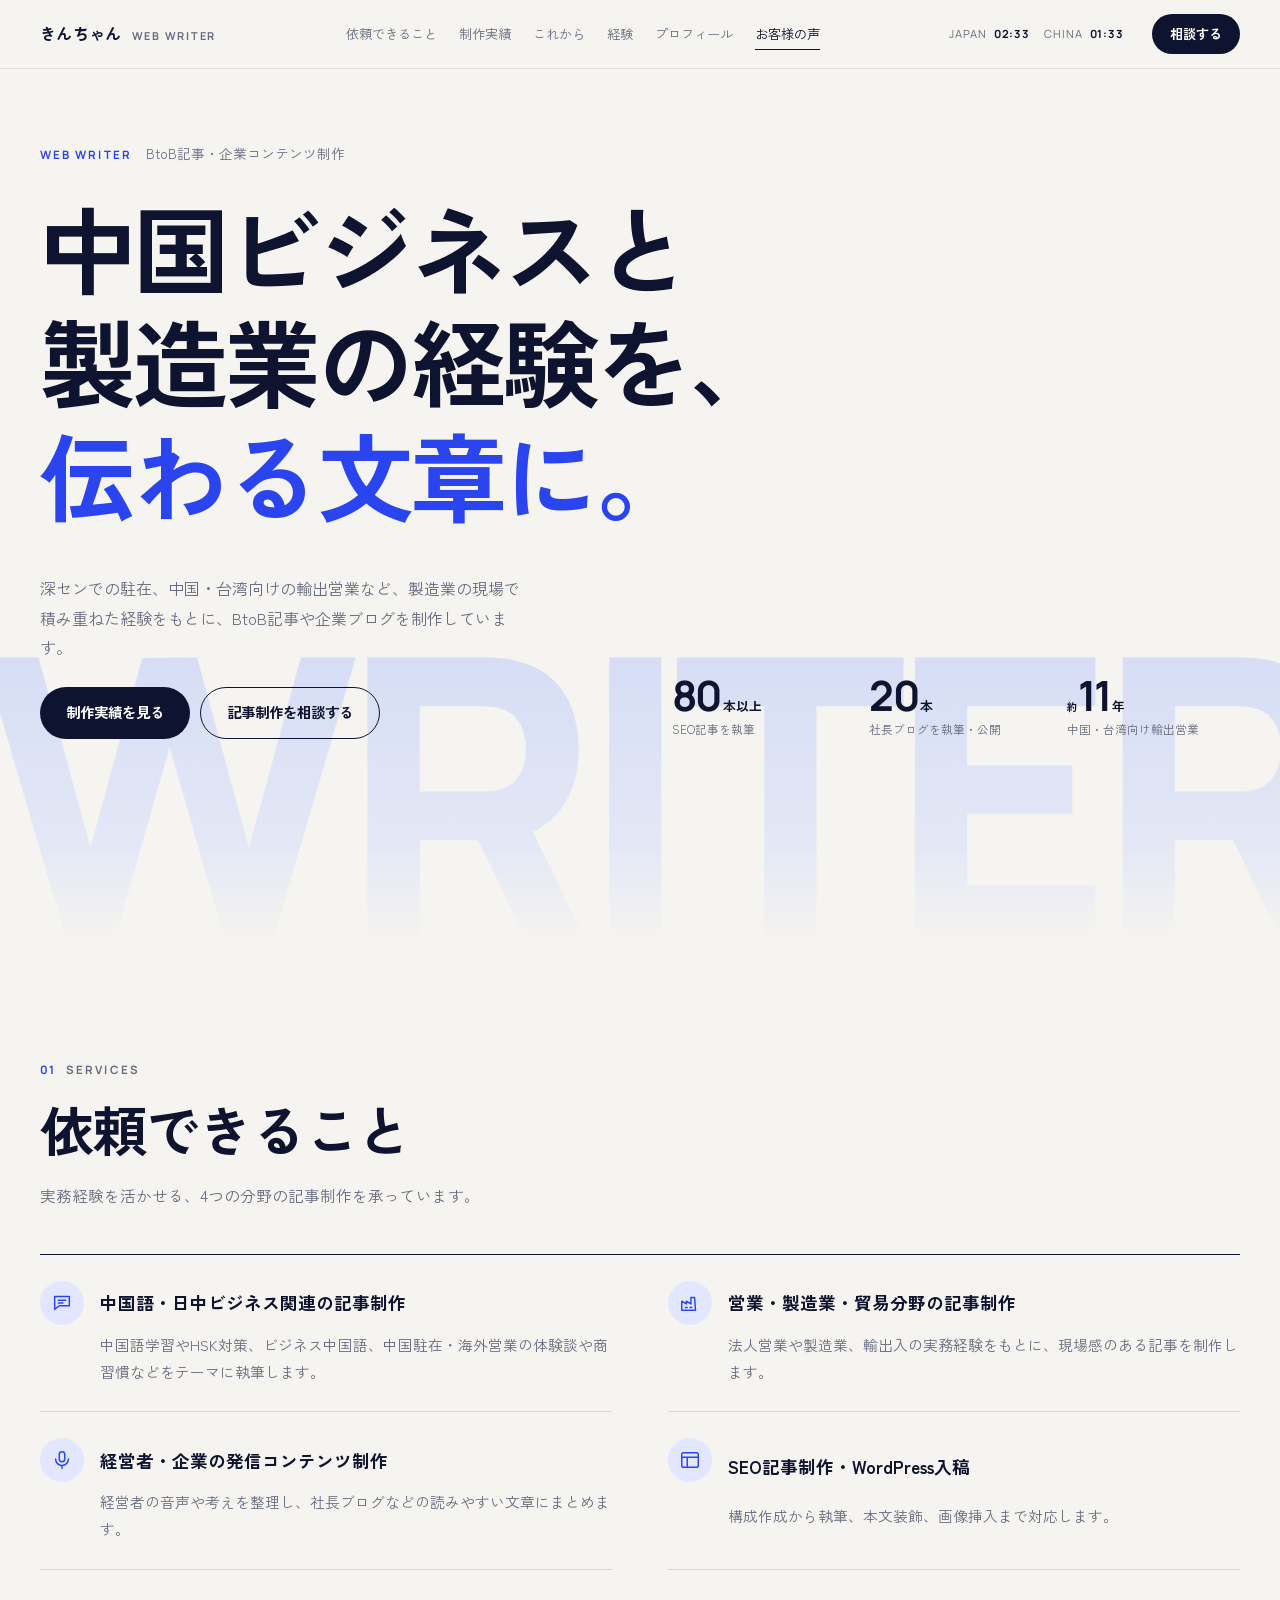
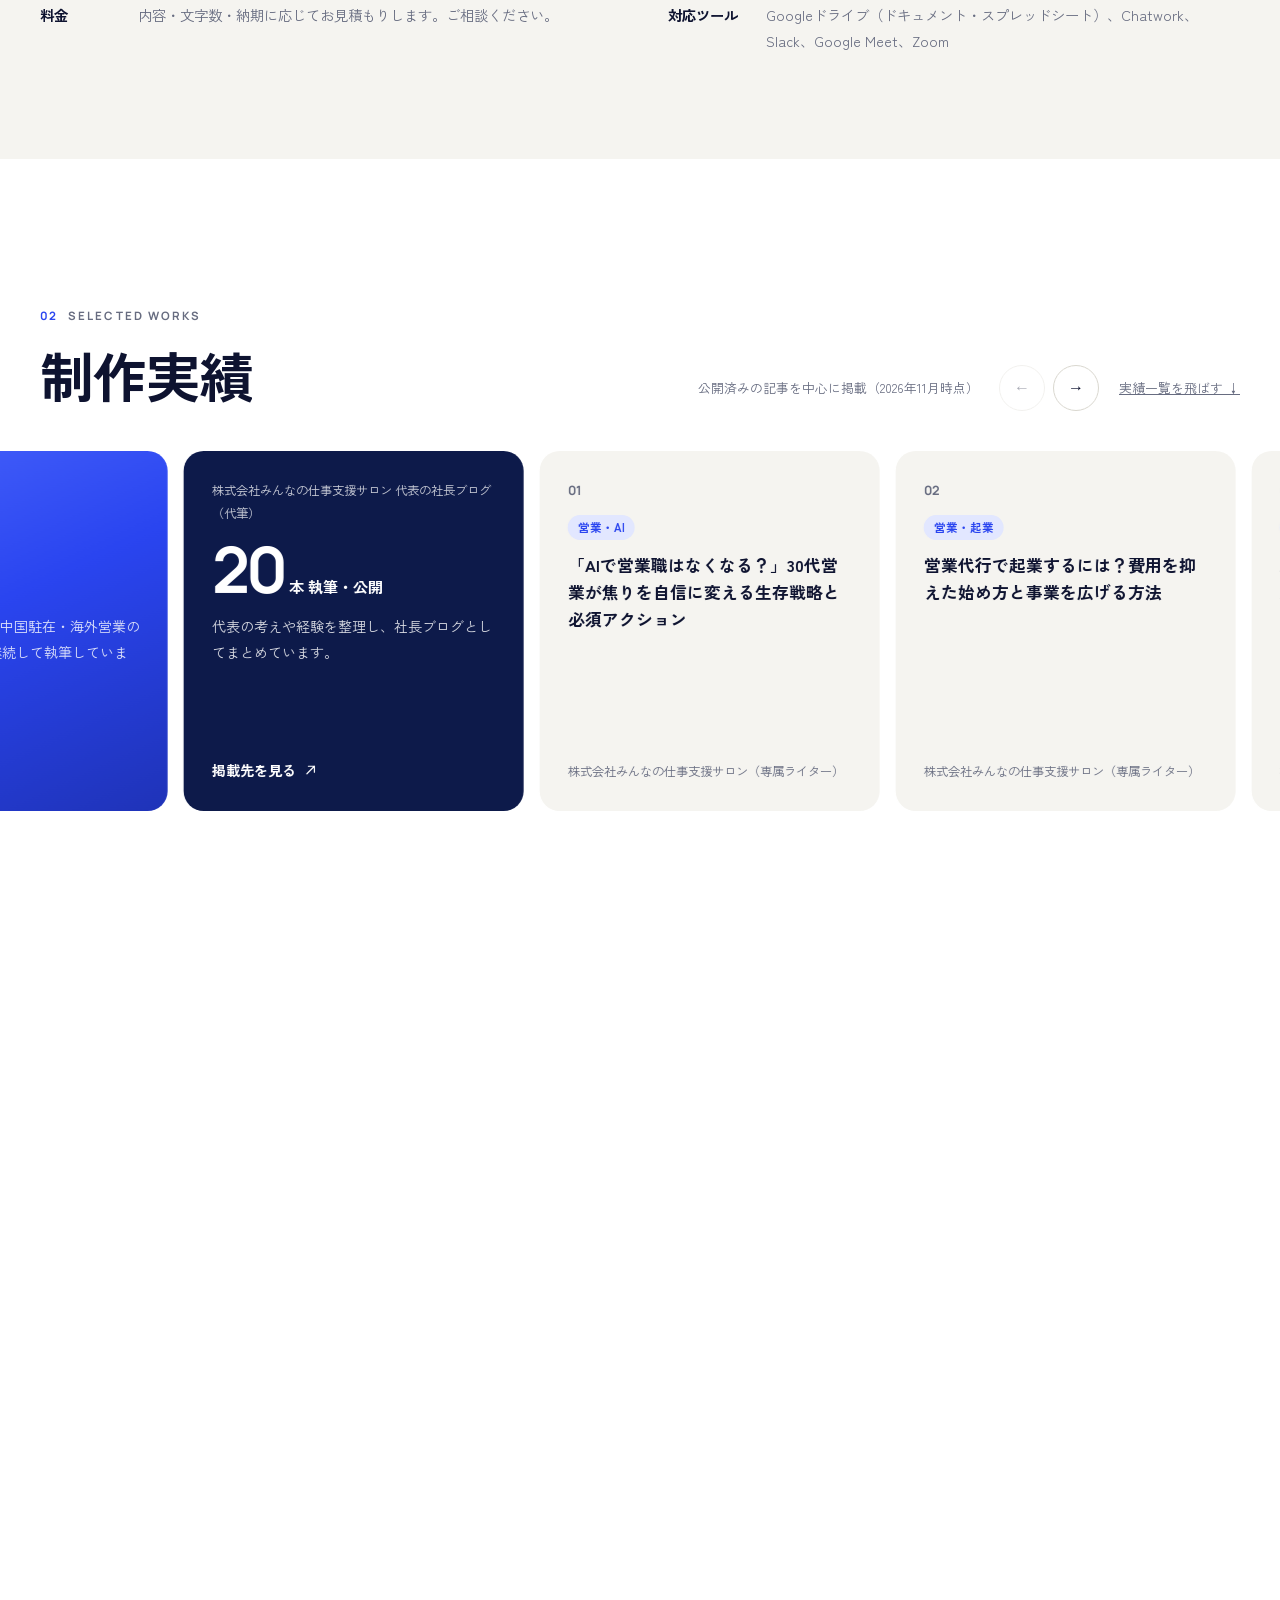
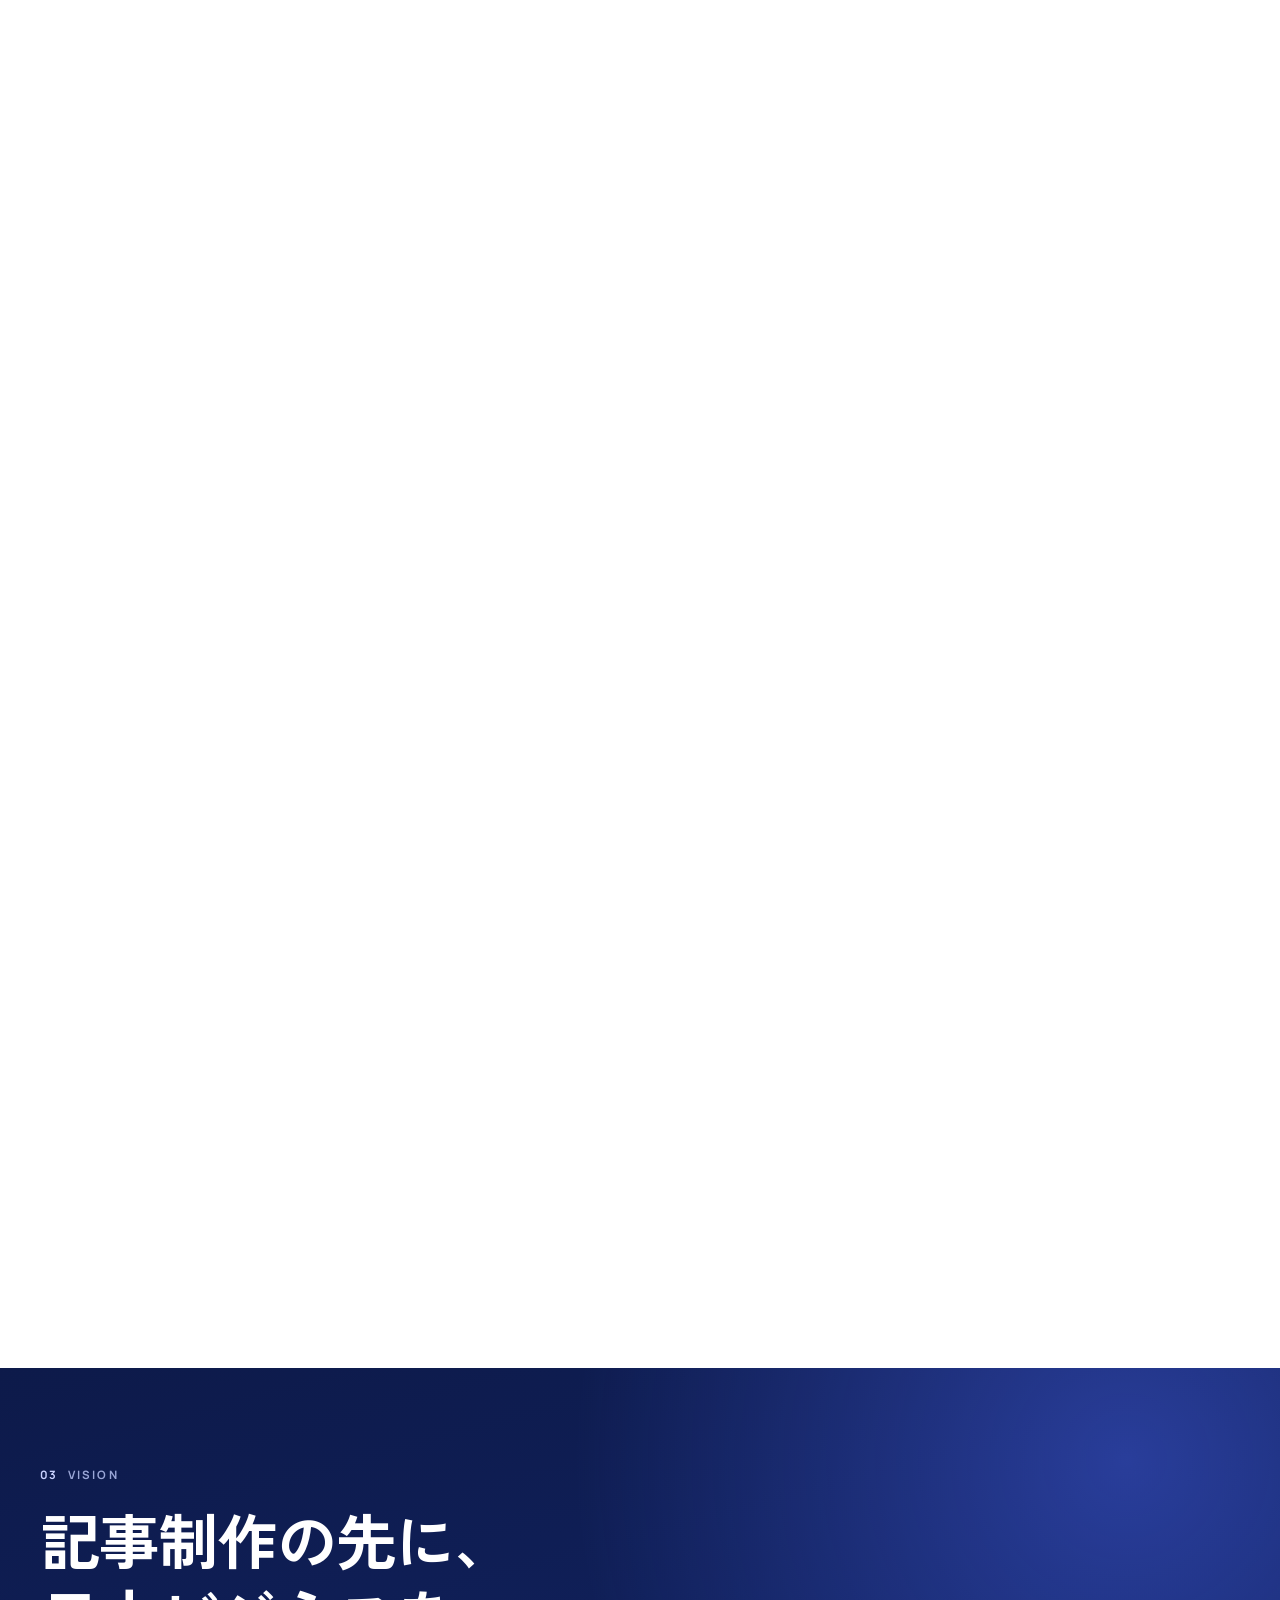
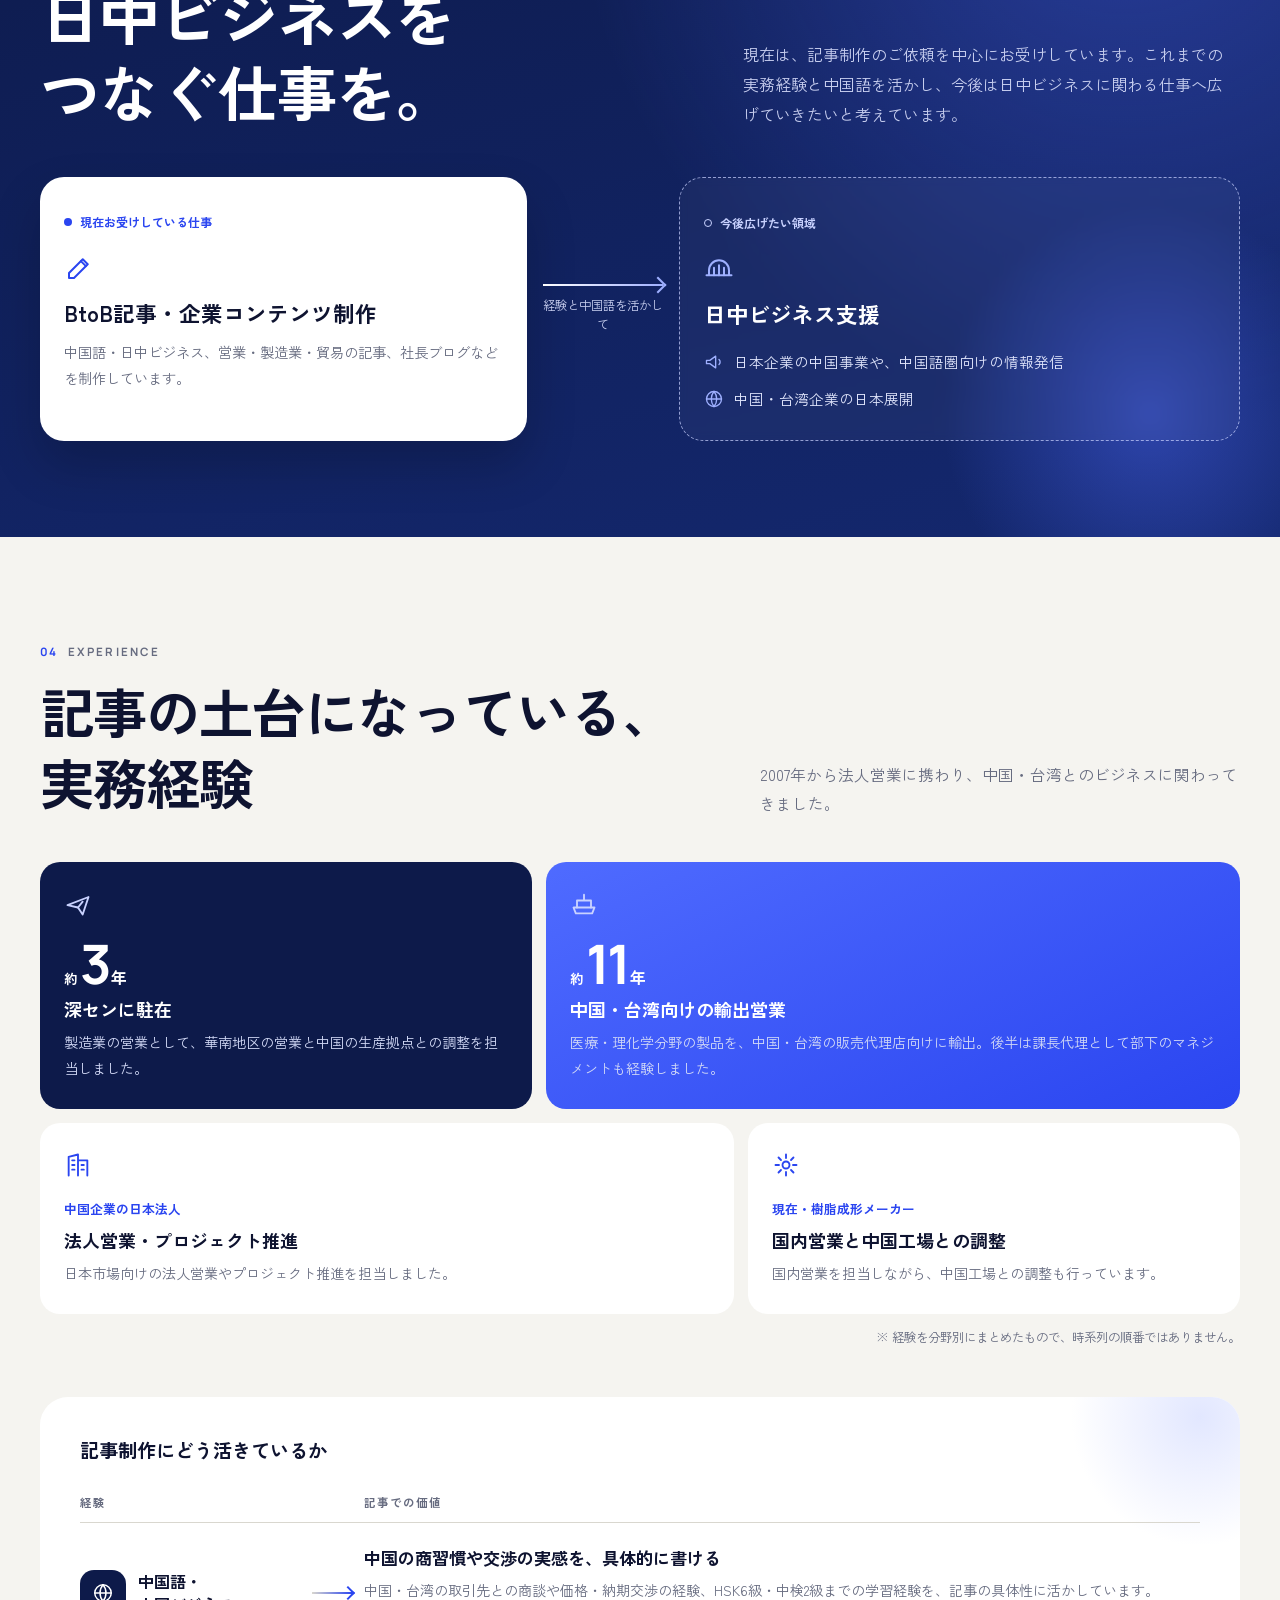
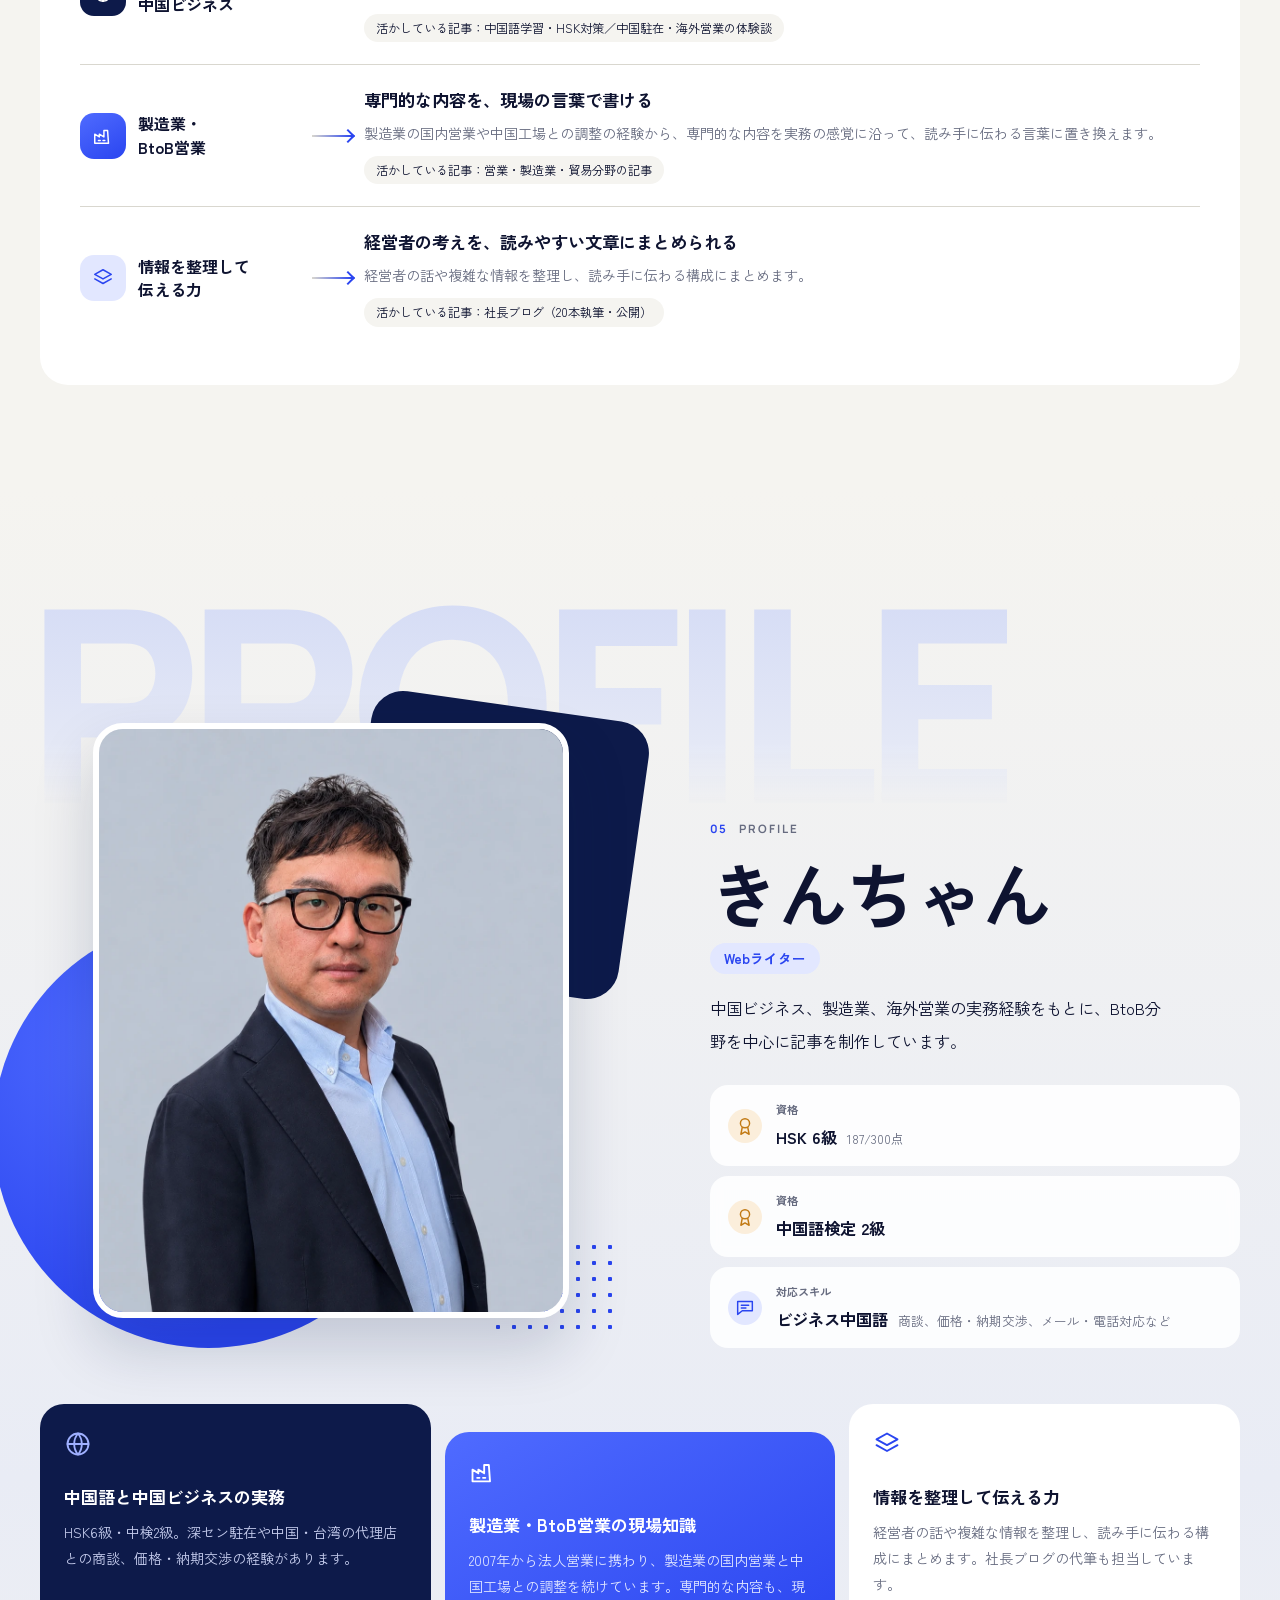
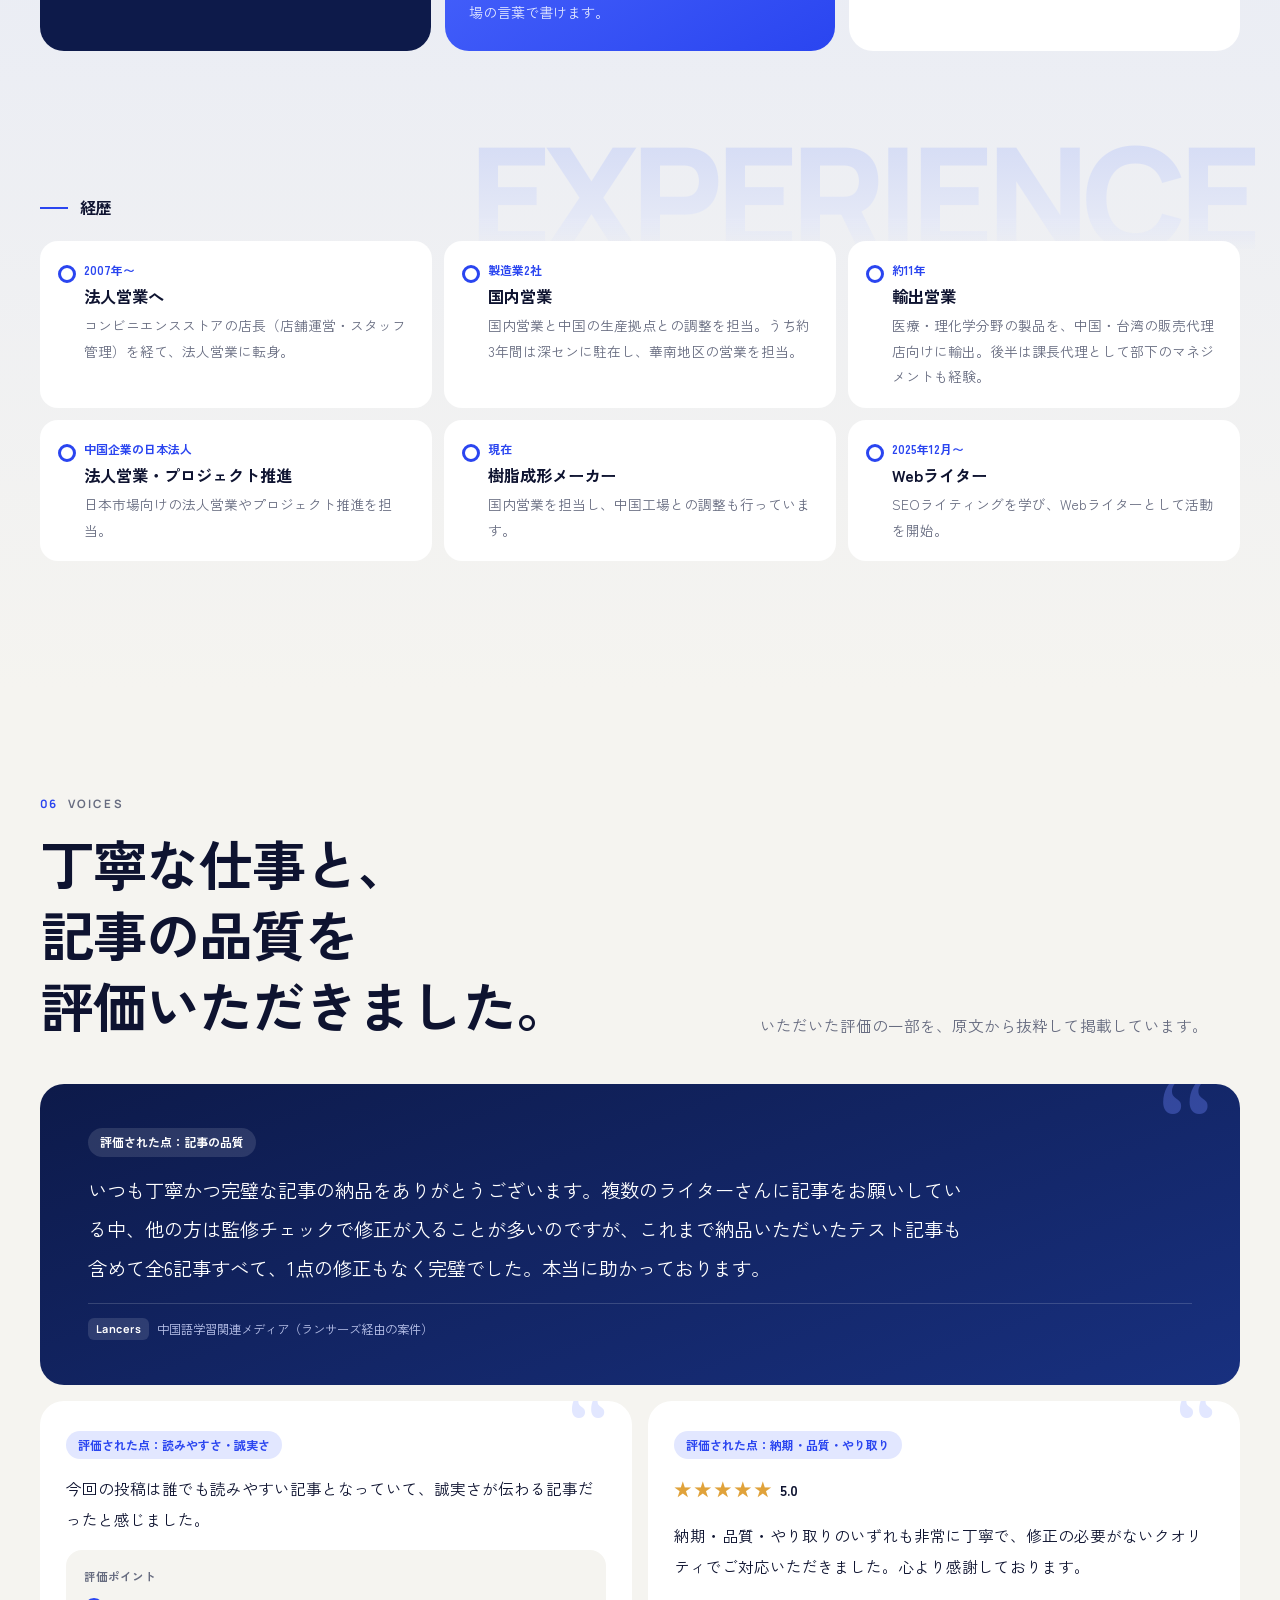
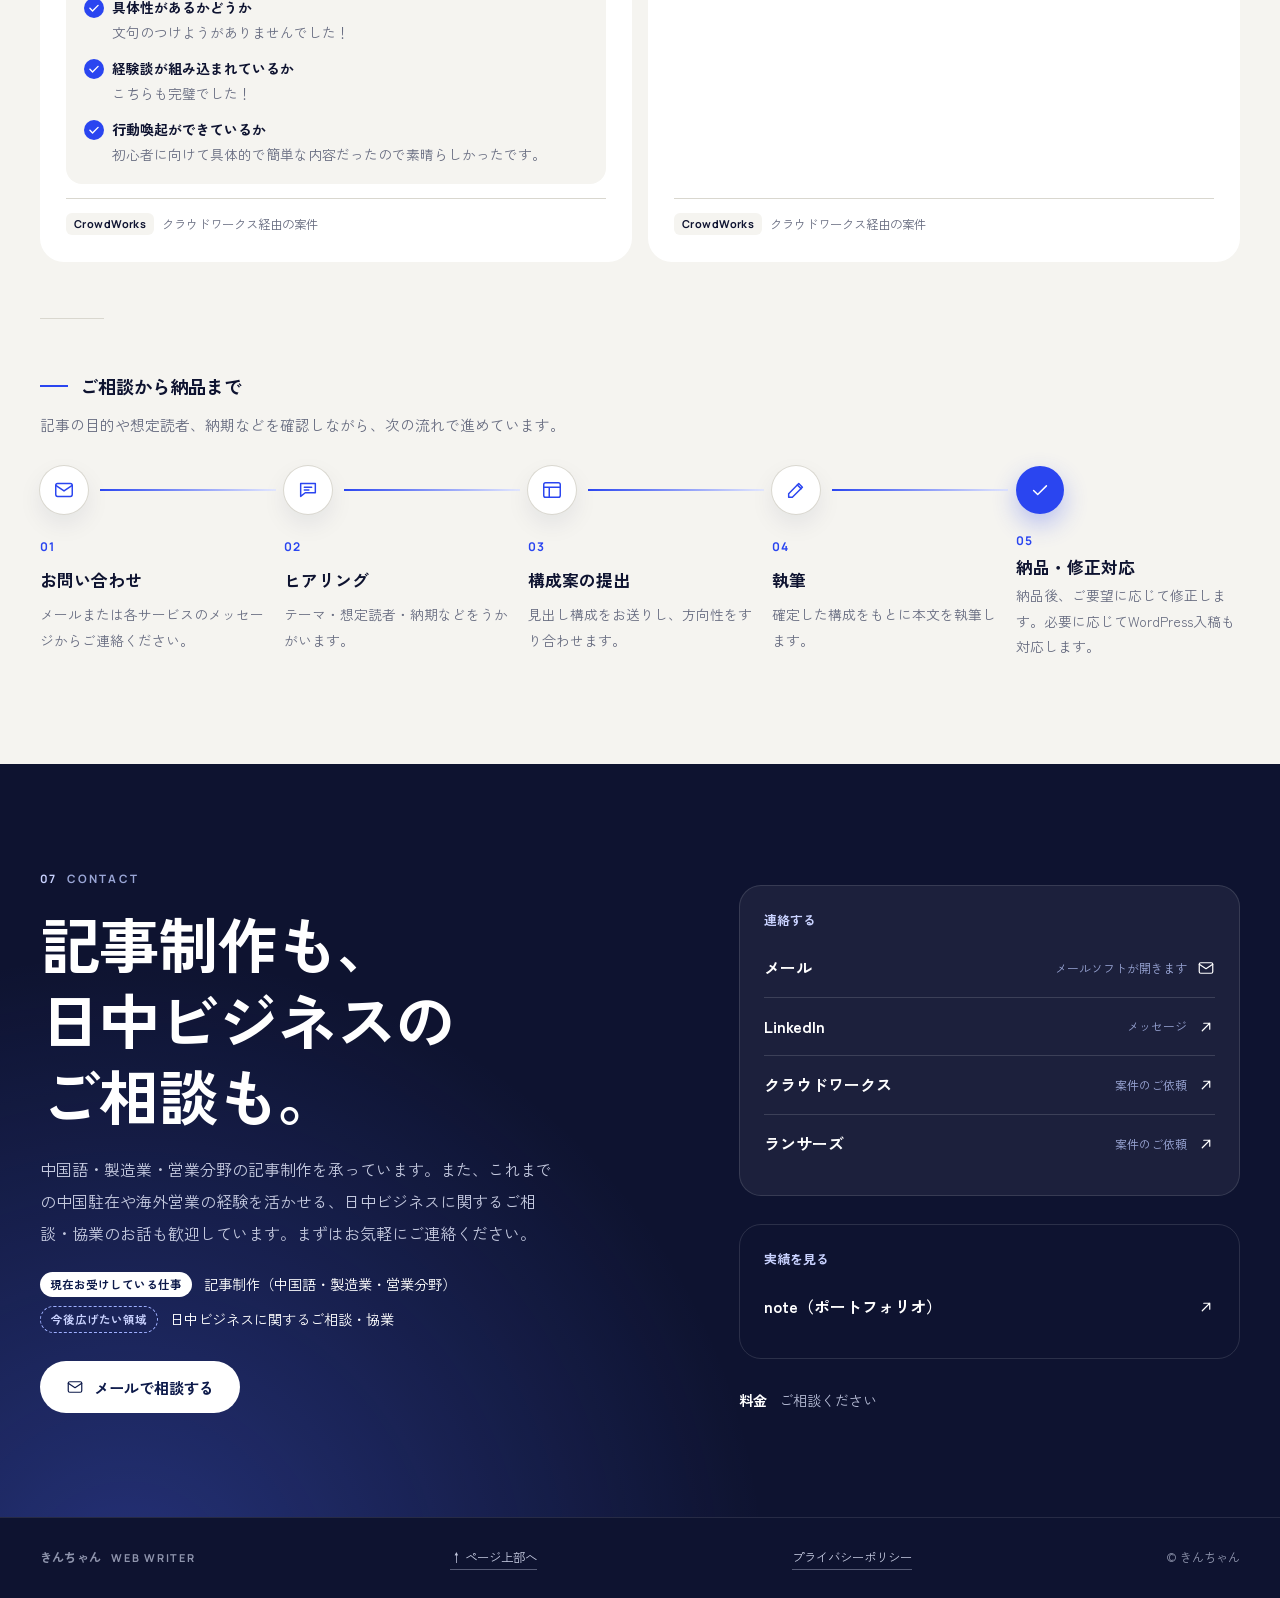
<file: index.html>
<!DOCTYPE html>
<html lang="ja">
<head>
  <meta charset="UTF-8">
  <meta name="viewport" content="width=device-width, initial-scale=1">
  <!-- Google Analytics 4（測定ID・同意モードの設定は analytics.js にまとめている） -->
  <script src="analytics.js" async></script>
  <title>きんちゃん｜中国ビジネス・製造業に強いWebライター</title>
  <meta name="description" content="深セン駐在や中国・台湾向けの輸出営業など、製造業の実務経験を活かしてBtoB記事・企業ブログ・社長ブログを制作するWebライター「きんちゃん」のポートフォリオ。中国語（HSK6級）・営業・製造業・貿易分野の記事制作を承っています。">
  <meta name="author" content="きんちゃん">
  <meta name="theme-color" content="#0d1a4a">
  <link rel="icon" href="favicon.svg" type="image/svg+xml">

  <!-- 正式なURL（検索エンジン向け） -->
  <link rel="canonical" href="https://kimio-works.com/">

  <!-- SNS共有時の表示（OGP）。og:url・og:image は「https://〜」の完全なURLで指定する -->
  <meta property="og:type" content="website">
  <meta property="og:url" content="https://kimio-works.com/">
  <meta property="og:image" content="https://kimio-works.com/images/ogp.png">
  <meta property="og:locale" content="ja_JP">
  <meta property="og:site_name" content="きんちゃん｜Webライター ポートフォリオ">
  <meta property="og:title" content="きんちゃん｜中国ビジネス・製造業に強いWebライター">
  <meta property="og:description" content="中国ビジネスと製造業の経験を、伝わる文章に。中国語・営業・製造業・貿易分野のBtoB記事や社長ブログを制作しています。">
  <meta property="og:image:width" content="1200">
  <meta property="og:image:height" content="630">
  <meta property="og:image:alt" content="きんちゃん｜中国ビジネス・製造業に強いWebライター">
  <meta name="twitter:card" content="summary_large_image">
  <link rel="preconnect" href="https://fonts.googleapis.com">
  <link rel="preconnect" href="https://fonts.gstatic.com" crossorigin>
  <link href="https://fonts.googleapis.com/css2?family=Zen+Kaku+Gothic+New:wght@400;500;700;900&family=Manrope:wght@500;600;700;800&family=Instrument+Serif:ital@1&display=swap" rel="stylesheet">
  <link rel="stylesheet" href="style.css">
  <!-- JavaScriptが動く環境でだけ、演出用に要素を隠しておく（動かない環境でも全文が読める） -->
  <script>document.documentElement.classList.add('js');</script>
</head>
<body id="top">
  <!-- 「ページ上部へ」の戻り先は body の先頭。画面に貼り付くヘッダーに付けると、一番上まで戻らない -->
  <a class="skip-link" href="#main">本文へ移動</a>

  <!-- アイコン集 -->
  <svg width="0" height="0" style="position:absolute" aria-hidden="true">
    <defs>
      <symbol id="i-chat" viewBox="0 0 24 24"><path d="M4 5h16v10H9l-5 4V5z"/><path d="M8 9h8M8 12h5"/></symbol>
      <symbol id="i-factory" viewBox="0 0 24 24"><path d="M3 20V10l5 3V10l5 3V6h4l1 14H3z"/><path d="M7 17h2M12 17h2"/></symbol>
      <symbol id="i-mic" viewBox="0 0 24 24"><rect x="9" y="3" width="6" height="11" rx="3"/><path d="M5 11a7 7 0 0 0 14 0M12 18v3"/></symbol>
      <symbol id="i-layout" viewBox="0 0 24 24"><rect x="3" y="4" width="18" height="16" rx="2"/><path d="M3 9h18M9 9v11"/></symbol>
      <symbol id="i-pen" viewBox="0 0 24 24"><path d="M4 20h4L19 9l-4-4L4 16v4z"/><path d="M13.5 6.5l4 4"/></symbol>
      <symbol id="i-plane" viewBox="0 0 24 24"><path d="M3 13l18-7-5 15-4-6-9-2z"/><path d="M12 15l4-5"/></symbol>
      <symbol id="i-ship" viewBox="0 0 24 24"><path d="M3 15h18l-2 5H5l-2-5z"/><path d="M6 15V9h12v6M12 4v5"/></symbol>
      <symbol id="i-building" viewBox="0 0 24 24"><path d="M4 21V5l8-2v18M12 8h8v13"/><path d="M7 8h2M7 12h2M7 16h2M15 12h2M15 16h2"/></symbol>
      <symbol id="i-gear" viewBox="0 0 24 24"><circle cx="12" cy="12" r="3"/><path d="M12 3v3M12 18v3M3 12h3M18 12h3M5.6 5.6l2.1 2.1M16.3 16.3l2.1 2.1M5.6 18.4l2.1-2.1M16.3 7.7l2.1-2.1"/></symbol>
      <symbol id="i-award" viewBox="0 0 24 24"><circle cx="12" cy="9" r="5"/><path d="M9 13.5L7.5 21l4.5-2.5 4.5 2.5L15 13.5"/></symbol>
      <symbol id="i-globe" viewBox="0 0 24 24"><circle cx="12" cy="12" r="9"/><path d="M3 12h18M12 3a14 14 0 0 1 0 18M12 3a14 14 0 0 0 0 18"/></symbol>
      <symbol id="i-layers" viewBox="0 0 24 24"><path d="M12 3l9 5-9 5-9-5 9-5z"/><path d="M3 13l9 5 9-5"/></symbol>
      <symbol id="i-bridge" viewBox="0 0 24 24"><path d="M2 17h20M4 17v-4a8 8 0 0 1 16 0v4"/><path d="M8 17v-6M12 17V9M16 17v-6"/></symbol>
      <symbol id="i-megaphone" viewBox="0 0 24 24"><path d="M3 10v4h4l7 5V5L7 10H3z"/><path d="M18 9a4 4 0 0 1 0 6"/></symbol>
      <symbol id="i-arrow" viewBox="0 0 24 24"><path d="M7 17L17 7M9 7h8v8"/></symbol>
      <symbol id="i-check" viewBox="0 0 24 24"><path d="M5 12.5l4.5 4.5L19 7.5"/></symbol>
      <symbol id="i-mail" viewBox="0 0 24 24"><rect x="3" y="5" width="18" height="14" rx="2"/><path d="M3 7l9 6 9-6"/></symbol>
    </defs>
  </svg>

  <!-- ===== ヘッダー ===== -->
  <header class="header">
    <div class="wrap header-inner">
      <a href="#top" class="logo">きんちゃん<span>Web Writer</span></a>
      <nav class="nav" aria-label="ページ内メニュー">
        <a href="#services">依頼できること</a>
        <a href="#works">制作実績</a>
        <a href="#vision">これから</a>
        <a href="#experience">経験</a>
        <a href="#profile">プロフィール</a>
        <a href="#voices">お客様の声</a>
      </nav>
      <!-- 日本と中国の現在時刻。日中をつなぐ人物像をさりげなく示す -->
      <p class="clock" aria-hidden="true"><span>Japan <b id="clock-jp">--:--</b></span><span>China <b id="clock-cn">--:--</b></span></p>
      <a href="#contact" class="header-cta">相談する</a>
    </div>
  </header>

  <main id="main">

    <!-- ===== 1. ファーストビュー ===== -->
    <section class="hero" data-reveal>
      <p class="hero-bg" aria-hidden="true"><span class="hero-bg-text">WRITER</span></p>

      <div class="wrap">
        <p class="hero-kicker rv"><span class="no">Web Writer</span>BtoB記事・企業コンテンツ制作</p>

        <h1 class="hero-title">
          <span class="line"><span>中国ビジネスと</span></span>
          <span class="line"><span>製造業の経験を、</span></span>
          <span class="line"><span class="hl">伝わる文章に。</span></span>
        </h1>

        <div class="hero-foot">
          <p class="hero-lead rv">深センでの駐在、中国・台湾向けの輸出営業など、製造業の現場で積み重ねた経験をもとに、BtoB記事や企業ブログを制作しています。</p>
          <div class="hero-actions rv">
            <a href="#works" class="btn btn-ink">制作実績を見る</a>
            <a href="#contact" class="btn btn-line">記事制作を相談する</a>
          </div>
          <dl class="hero-stats">
            <div class="rv"><dt>SEO記事を執筆</dt><dd><span class="en">80</span>本以上</dd></div>
            <div class="rv"><dt>社長ブログを執筆・公開</dt><dd><span class="en">20</span>本</dd></div>
            <div class="rv"><dt>中国・台湾向け輸出営業</dt><dd><small>約</small><span class="en">11</span>年</dd></div>
          </dl>
        </div>
      </div>
    </section>

    <!-- ===== 2. 依頼できること（落ち着いて読む部分） ===== -->
    <section class="section" id="services">
      <div class="wrap">
        <div class="section-head" data-reveal>
          <p class="label rv"><span class="no">01</span>Services</p>
          <h2 class="section-title"><span class="line"><span>依頼できること</span></span></h2>
          <p class="section-lead rv">実務経験を活かせる、4つの分野の記事制作を承っています。</p>
        </div>

        <ol class="services" data-reveal>
          <li class="service rv">
            <span class="service-icon"><svg class="icon"><use href="#i-chat"/></svg></span>
            <h3>中国語・日中ビジネス関連の記事制作</h3>
            <p>中国語学習やHSK対策、ビジネス中国語、中国駐在・海外営業の体験談や商習慣などをテーマに執筆します。</p>
          </li>
          <li class="service rv">
            <span class="service-icon"><svg class="icon"><use href="#i-factory"/></svg></span>
            <h3>営業・製造業・貿易分野の記事制作</h3>
            <p>法人営業や製造業、輸出入の実務経験をもとに、現場感のある記事を制作します。</p>
          </li>
          <li class="service rv">
            <span class="service-icon"><svg class="icon"><use href="#i-mic"/></svg></span>
            <h3>経営者・企業の発信コンテンツ制作</h3>
            <p>経営者の音声や考えを整理し、社長ブログなどの読みやすい文章にまとめます。</p>
          </li>
          <li class="service rv">
            <span class="service-icon"><svg class="icon"><use href="#i-layout"/></svg></span>
            <h3>SEO記事制作・WordPress入稿</h3>
            <p>構成作成から執筆、本文装飾、画像挿入まで対応します。</p>
          </li>
        </ol>

        <dl class="service-meta" data-reveal>
          <div class="rv"><dt>料金</dt><dd>内容・文字数・納期に応じてお見積もりします。ご相談ください。</dd></div>
          <div class="rv"><dt>対応ツール</dt><dd>Googleドライブ（ドキュメント・スプレッドシート）、Chatwork、Slack、Google Meet、Zoom</dd></div>
        </dl>
      </div>
    </section>

    <!-- ===== 3. 制作実績（PCでは縦スクロールに連動して横に流れる） =====
         記事を追加するときは「▼ 記事（ここからコピー）」〜「▲」の <li> をコピーして書き換える -->
    <section class="works" id="works" aria-labelledby="works-title">
      <div class="works-pin">
        <div class="wrap works-head" data-reveal>
          <div>
            <p class="label rv"><span class="no">02</span>Selected Works</p>
            <h2 class="section-title" id="works-title"><span class="line"><span>制作実績</span></span></h2>
          </div>
          <div class="works-tools rv">
            <p class="works-hint">公開済みの記事を中心に掲載（2026年11月時点）</p>
            <div class="arrows">
              <button type="button" class="arrow-btn" data-dir="-1" aria-label="前の実績へ">←</button>
              <button type="button" class="arrow-btn" data-dir="1" aria-label="次の実績へ">→</button>
            </div>
            <a href="#vision" class="skip-works">実績一覧を飛ばす ↓</a>
          </div>
        </div>

        <div class="track-wrap" tabindex="0" role="region" aria-label="制作実績の一覧（横に移動できます）">
          <ul class="track" data-reveal>
            <li class="card card-feature rv">
              <a href="https://www.cclesson.com/blog/archives/author/kimio1784" target="_blank" rel="noopener">
                <span class="card-label">中国語オンライン学習サービス</span>
                <span class="card-big"><span class="en">80</span>本以上執筆<small>／50本以上公開</small></span>
                <span class="card-text">中国語学習・HSK対策、ビジネス中国語、中国駐在・海外営業の体験談や商習慣をテーマに、SEO記事を継続して執筆しています。</span>
                <span class="card-more">公開記事一覧を見る<svg class="icon"><use href="#i-arrow"/></svg></span>
              </a>
            </li>
            <li class="card card-navy rv">
              <a href="https://note.com/k_kevin0417" target="_blank" rel="noopener">
                <span class="card-label">株式会社みんなの仕事支援サロン 代表の社長ブログ（代筆）</span>
                <span class="card-big"><span class="en">20</span>本 執筆・公開</span>
                <span class="card-text">代表の考えや経験を整理し、社長ブログとしてまとめています。</span>
                <span class="card-more">掲載先を見る<svg class="icon"><use href="#i-arrow"/></svg></span>
              </a>
            </li>
            <!-- ▼ 記事（ここからコピー） -->
            <li class="card rv">
              <a href="https://minna-salon.net/ai/sales-survival-strategies/" target="_blank" rel="noopener">
                <span class="card-no en">01</span>
                <span class="pill">営業・AI</span>
                <span class="card-title">「AIで営業職はなくなる？」30代営業が焦りを自信に変える生存戦略と必須アクション</span>
                <span class="card-media">株式会社みんなの仕事支援サロン（専属ライター）</span>
              </a>
            </li>
            <!-- ▲ 記事（ここまでコピー） -->
            <li class="card rv">
              <a href="https://minna-salon.net/sales-outsourcing/how-to-get-started-at-a-low-cost/" target="_blank" rel="noopener">
                <span class="card-no en">02</span>
                <span class="pill">営業・起業</span>
                <span class="card-title">営業代行で起業するには？費用を抑えた始め方と事業を広げる方法</span>
                <span class="card-media">株式会社みんなの仕事支援サロン（専属ライター）</span>
              </a>
            </li>
            <li class="card rv">
              <a href="https://minna-salon.net/ai/essential-skills-for-success-in-sales/" target="_blank" rel="noopener">
                <span class="card-no en">03</span>
                <span class="pill">営業・AI</span>
                <span class="card-title">AIを使い倒す営業職が勝つ！凡人と差がつく5つの武器と活用法</span>
                <span class="card-media">株式会社みんなの仕事支援サロン（専属ライター）</span>
              </a>
            </li>
            <li class="card rv">
              <a href="https://minna-salon.net/ai/build-a-strong-sales-organization/" target="_blank" rel="noopener">
                <span class="card-no en">04</span>
                <span class="pill">営業・AI</span>
                <span class="card-title">強い営業組織を作るAI壁打ち術！マネージャーが実践すべき活用法とリスク</span>
                <span class="card-media">株式会社みんなの仕事支援サロン（専属ライター）</span>
              </a>
            </li>
            <li class="card rv">
              <a href="https://note.com/proper_rhino9525/n/n7334fb86ae95" target="_blank" rel="noopener">
                <span class="card-no en">05</span>
                <span class="pill pill-alt">中国ビジネス（自主制作）</span>
                <span class="card-title">日本企業と全然違う。中国企業で働いて見えた5つの気づき</span>
                <span class="card-media">note</span>
              </a>
            </li>
            <li class="card card-end rv">
              <a href="https://note.com/proper_rhino9525/n/ne2fc7c8b10b6" target="_blank" rel="noopener">
                <span class="card-title">noteのポートフォリオで<br>実績をもっと見る</span>
                <span class="card-more">noteを開く<svg class="icon"><use href="#i-arrow"/></svg></span>
              </a>
            </li>
          </ul>
        </div>

        <div class="wrap">
          <div class="progress" aria-hidden="true"><span class="progress-bar"></span></div>
        </div>
      </div>
    </section>

    <!-- ===== 4. これから ===== -->
    <section class="vision" id="vision">
      <div class="wrap">
        <div class="vision-grid" data-reveal>
          <div>
            <p class="label light rv"><span class="no">03</span>Vision</p>
            <h2 class="vision-title">
              <span class="line"><span>記事制作の先に、</span></span>
              <span class="line"><span>日中ビジネスを</span></span>
              <span class="line"><span>つなぐ仕事を。</span></span>
            </h2>
          </div>
          <p class="vision-lead rv">現在は、記事制作のご依頼を中心にお受けしています。これまでの実務経験と中国語を活かし、今後は日中ビジネスに関わる仕事へ広げていきたいと考えています。</p>
        </div>

        <!-- 現在（実線・塗り）→ 今後（点線・これから）を矢印でつなぐ -->
        <div class="vmap" data-reveal>
          <span class="vmap-glow" aria-hidden="true"></span>
          <div class="vnode is-now rv">
            <p class="vnode-tag"><span class="dot"></span>現在お受けしている仕事</p>
            <svg class="icon vnode-icon"><use href="#i-pen"/></svg>
            <h3>BtoB記事・企業コンテンツ制作</h3>
            <p>中国語・日中ビジネス、営業・製造業・貿易の記事、社長ブログなどを制作しています。</p>
          </div>

          <div class="varrow rv" aria-hidden="true">
            <span class="varrow-line"></span>
            <span class="varrow-text">経験と中国語を活かして</span>
          </div>

          <div class="vnode is-future rv">
            <p class="vnode-tag"><span class="dot"></span>今後広げたい領域</p>
            <svg class="icon vnode-icon"><use href="#i-bridge"/></svg>
            <h3>日中ビジネス支援</h3>
            <ul class="vnode-list">
              <li><svg class="icon"><use href="#i-megaphone"/></svg>日本企業の中国事業や、中国語圏向けの情報発信</li>
              <li><svg class="icon"><use href="#i-globe"/></svg>中国・台湾企業の日本展開</li>
            </ul>
          </div>
        </div>
      </div>
    </section>

    <!-- ===== 5. 実務経験 ===== -->
    <section class="section" id="experience">
      <div class="wrap">
        <div class="section-head split" data-reveal>
          <div>
            <p class="label rv"><span class="no">04</span>Experience</p>
            <h2 class="section-title"><span class="line"><span>記事の土台になっている、</span></span><span class="line"><span>実務経験</span></span></h2>
          </div>
          <p class="section-lead rv">2007年から法人営業に携わり、中国・台湾とのビジネスに関わってきました。</p>
        </div>

        <div class="exp-grid" data-reveal>
          <article class="exp exp-a rv">
            <svg class="icon exp-icon"><use href="#i-plane"/></svg>
            <p class="exp-num"><small>約</small><span class="en">3</span>年</p>
            <h3>深センに駐在</h3>
            <p>製造業の営業として、華南地区の営業と中国の生産拠点との調整を担当しました。</p>
          </article>
          <article class="exp exp-b rv">
            <svg class="icon exp-icon"><use href="#i-ship"/></svg>
            <p class="exp-num"><small>約</small><span class="en">11</span>年</p>
            <h3>中国・台湾向けの輸出営業</h3>
            <p>医療・理化学分野の製品を、中国・台湾の販売代理店向けに輸出。後半は課長代理として部下のマネジメントも経験しました。</p>
          </article>
          <article class="exp exp-c rv">
            <svg class="icon exp-icon"><use href="#i-building"/></svg>
            <p class="exp-kicker">中国企業の日本法人</p>
            <h3>法人営業・プロジェクト推進</h3>
            <p>日本市場向けの法人営業やプロジェクト推進を担当しました。</p>
          </article>
          <article class="exp exp-d rv">
            <svg class="icon exp-icon"><use href="#i-gear"/></svg>
            <p class="exp-kicker">現在・樹脂成形メーカー</p>
            <h3>国内営業と中国工場との調整</h3>
            <p>国内営業を担当しながら、中国工場との調整も行っています。</p>
          </article>
        </div>
        <p class="exp-note">※ 経験を分野別にまとめたもので、時系列の順番ではありません。</p>

        <!-- 記事制作にどう活きているか：「経験 → 記事での価値 → 活かしている記事」を1行ずつ対応させる -->
        <div class="use" data-reveal>
          <div class="use-head">
            <h3 class="use-title rv">記事制作にどう活きているか</h3>
            <p class="use-cols rv" aria-hidden="true"><span>経験</span><span>記事での価値</span></p>
          </div>
          <ol class="use-list">
            <li class="use-row rv">
              <div class="use-from"><span class="use-icon"><svg class="icon"><use href="#i-globe"/></svg></span><p>中国語・<br>中国ビジネス</p></div>
              <span class="use-arrow" aria-hidden="true"></span>
              <div class="use-to">
                <h4>中国の商習慣や交渉の実感を、具体的に書ける</h4>
                <p>中国・台湾の取引先との商談や価格・納期交渉の経験、HSK6級・中検2級までの学習経験を、記事の具体性に活かしています。</p>
                <p class="use-ex">活かしている記事：中国語学習・HSK対策／中国駐在・海外営業の体験談</p>
              </div>
            </li>
            <li class="use-row rv">
              <div class="use-from"><span class="use-icon"><svg class="icon"><use href="#i-factory"/></svg></span><p>製造業・<br>BtoB営業</p></div>
              <span class="use-arrow" aria-hidden="true"></span>
              <div class="use-to">
                <h4>専門的な内容を、現場の言葉で書ける</h4>
                <p>製造業の国内営業や中国工場との調整の経験から、専門的な内容を実務の感覚に沿って、読み手に伝わる言葉に置き換えます。</p>
                <p class="use-ex">活かしている記事：営業・製造業・貿易分野の記事</p>
              </div>
            </li>
            <li class="use-row rv">
              <div class="use-from"><span class="use-icon"><svg class="icon"><use href="#i-layers"/></svg></span><p>情報を整理して<br>伝える力</p></div>
              <span class="use-arrow" aria-hidden="true"></span>
              <div class="use-to">
                <h4>経営者の考えを、読みやすい文章にまとめられる</h4>
                <p>経営者の話や複雑な情報を整理し、読み手に伝わる構成にまとめます。</p>
                <p class="use-ex">活かしている記事：社長ブログ（20本執筆・公開）</p>
              </div>
            </li>
          </ol>
        </div>
      </div>
    </section>

    <!-- ===== 6. プロフィール（グラフィック型） =====
         .seq の要素は、style の --d（ミリ秒）の順に時間差で現れる
         順番：背景図形 → 背景英字 → 写真 → 名前・肩書き・紹介文 → 資格 → 強み → （スクロール後）経歴 -->
    <section class="profile-sec" id="profile">
      <div class="pf-stage" data-reveal>
        <p class="pf-word seq" style="--d:260" aria-hidden="true">PROFILE</p>

        <div class="wrap pf-grid">
          <div class="pf-visual">
            <span class="pf-shape pf-circle seq" style="--d:0" aria-hidden="true"></span>
            <span class="pf-shape pf-square seq" style="--d:120" aria-hidden="true"></span>
            <span class="pf-shape pf-dots seq" style="--d:200" aria-hidden="true"></span>
            <figure class="pf-photo seq" style="--d:440">
              <!-- 写真を差し替えるときは images/profile.webp を置き換える -->
              <img src="images/profile.webp" alt="きんちゃんのプロフィール写真" width="1254" height="1254" loading="lazy">
            </figure>
          </div>

          <div class="pf-body">
            <p class="label seq" style="--d:620"><span class="no">05</span>Profile</p>
            <h2 class="pf-name seq" style="--d:700">きんちゃん</h2>
            <p class="pf-role seq" style="--d:770">Webライター</p>
            <p class="pf-intro seq" style="--d:840">中国ビジネス、製造業、海外営業の実務経験をもとに、BtoB分野を中心に記事を制作しています。</p>

            <div class="pf-cred">
              <div class="pf-cred-item seq" style="--d:980">
                <svg class="icon"><use href="#i-award"/></svg>
                <p><span class="pf-key">資格</span><strong>HSK 6級</strong><small>187/300点</small></p>
              </div>
              <div class="pf-cred-item seq" style="--d:1050">
                <svg class="icon"><use href="#i-award"/></svg>
                <p><span class="pf-key">資格</span><strong>中国語検定 2級</strong></p>
              </div>
              <div class="pf-cred-item is-skill seq" style="--d:1120">
                <svg class="icon"><use href="#i-chat"/></svg>
                <p><span class="pf-key">対応スキル</span><strong>ビジネス中国語</strong><small>商談、価格・納期交渉、メール・電話対応など</small></p>
              </div>
            </div>
          </div>
        </div>

        <div class="wrap">
          <ul class="pf-strengths">
            <li class="ps-navy seq" style="--d:1220"><svg class="icon"><use href="#i-globe"/></svg><h3>中国語と中国ビジネスの実務</h3><p>HSK6級・中検2級。深セン駐在や中国・台湾の代理店との商談、価格・納期交渉の経験があります。</p></li>
            <li class="ps-blue seq" style="--d:1300"><svg class="icon"><use href="#i-factory"/></svg><h3>製造業・BtoB営業の現場知識</h3><p>2007年から法人営業に携わり、製造業の国内営業と中国工場との調整を続けています。専門的な内容も、現場の言葉で書けます。</p></li>
            <li class="ps-white seq" style="--d:1380"><svg class="icon"><use href="#i-layers"/></svg><h3>情報を整理して伝える力</h3><p>経営者の話や複雑な情報を整理し、読み手に伝わる構成にまとめます。社長ブログの代筆も担当しています。</p></li>
          </ul>
        </div>
      </div>

      <!-- 経歴：スクロールして画面に入ったら、EXPERIENCE → 見出し → カードの順に現れる -->
      <div class="pf-career" data-reveal>
        <p class="pf-word pf-word-exp seq" style="--d:0" aria-hidden="true">EXPERIENCE</p>
        <div class="wrap">
          <h3 class="pf-career-title seq" style="--d:220">経歴</h3>
          <ol class="pf-timeline">
            <li class="seq" style="--d:320"><p class="pf-when">2007年〜</p><h4>法人営業へ</h4><p>コンビニエンスストアの店長（店舗運営・スタッフ管理）を経て、法人営業に転身。</p></li>
            <li class="seq" style="--d:390"><p class="pf-when">製造業2社</p><h4>国内営業</h4><p>国内営業と中国の生産拠点との調整を担当。うち約3年間は深センに駐在し、華南地区の営業を担当。</p></li>
            <li class="seq" style="--d:460"><p class="pf-when">約11年</p><h4>輸出営業</h4><p>医療・理化学分野の製品を、中国・台湾の販売代理店向けに輸出。後半は課長代理として部下のマネジメントも経験。</p></li>
            <li class="seq" style="--d:530"><p class="pf-when">中国企業の日本法人</p><h4>法人営業・プロジェクト推進</h4><p>日本市場向けの法人営業やプロジェクト推進を担当。</p></li>
            <li class="seq" style="--d:600"><p class="pf-when">現在</p><h4>樹脂成形メーカー</h4><p>国内営業を担当し、中国工場との調整も行っています。</p></li>
            <li class="seq" style="--d:670"><p class="pf-when">2025年12月〜</p><h4>Webライター</h4><p>SEOライティングを学び、Webライターとして活動を開始。</p></li>
          </ol>
        </div>
      </div>
    </section>

    <!-- ===== 7. お客様の声・制作の流れ ===== -->
    <section class="section" id="voices">
      <div class="wrap">
        <div class="section-head split" data-reveal>
          <div>
            <p class="label rv"><span class="no">06</span>Voices</p>
            <h2 class="section-title"><span class="line"><span>丁寧な仕事と、</span></span><span class="line"><span>記事の品質を</span></span><span class="line"><span>評価いただきました。</span></span></h2>
          </div>
          <p class="section-lead rv">いただいた評価の一部を、原文から抜粋して掲載しています。</p>
        </div>

        <!-- 引用文は原文からの抜粋のまま。見出し（評価された点）と出典を分けて表示する -->
        <div class="voices" data-reveal>
          <figure class="voice voice-main rv">
            <span class="voice-mark" aria-hidden="true">“</span>
            <p class="voice-tag">評価された点：記事の品質</p>
            <blockquote>いつも丁寧かつ完璧な記事の納品をありがとうございます。複数のライターさんに記事をお願いしている中、他の方は監修チェックで修正が入ることが多いのですが、これまで納品いただいたテスト記事も含めて全6記事すべて、1点の修正もなく完璧でした。本当に助かっております。</blockquote>
            <figcaption><span class="via">Lancers</span>中国語学習関連メディア（ランサーズ経由の案件）</figcaption>
          </figure>
          <figure class="voice rv">
            <span class="voice-mark" aria-hidden="true">“</span>
            <p class="voice-tag">評価された点：読みやすさ・誠実さ</p>
            <blockquote>今回の投稿は誰でも読みやすい記事となっていて、誠実さが伝わる記事だったと感じました。</blockquote>
            <div class="voice-points">
              <p class="voice-points-title">評価ポイント</p>
              <ul>
                <li><svg class="icon"><use href="#i-check"/></svg><span>具体性があるかどうか</span>文句のつけようがありませんでした！</li>
                <li><svg class="icon"><use href="#i-check"/></svg><span>経験談が組み込まれているか</span>こちらも完璧でした！</li>
                <li><svg class="icon"><use href="#i-check"/></svg><span>行動喚起ができているか</span>初心者に向けて具体的で簡単な内容だったので素晴らしかったです。</li>
              </ul>
            </div>
            <figcaption><span class="via">CrowdWorks</span>クラウドワークス経由の案件</figcaption>
          </figure>
          <figure class="voice rv">
            <span class="voice-mark" aria-hidden="true">“</span>
            <p class="voice-tag">評価された点：納期・品質・やり取り</p>
            <p class="stars" aria-label="5段階中5.0の評価">★★★★★<span>5.0</span></p>
            <blockquote>納期・品質・やり取りのいずれも非常に丁寧で、修正の必要がないクオリティでご対応いただきました。心より感謝しております。</blockquote>
            <figcaption><span class="via">CrowdWorks</span>クラウドワークス経由の案件</figcaption>
          </figure>
        </div>

        <!-- 制作の流れ：番号の丸を1本の線でつなぐ（PCは横、スマホは縦） -->
        <div class="flow-wrap" id="flow" data-reveal>
          <h3 class="flow-title rv">ご相談から納品まで</h3>
          <p class="flow-lead rv">記事の目的や想定読者、納期などを確認しながら、次の流れで進めています。</p>
          <ol class="flow">
            <li class="rv"><span class="flow-node"><svg class="icon"><use href="#i-mail"/></svg></span><span class="flow-no en">01</span><h4>お問い合わせ</h4><p>メールまたは各サービスのメッセージからご連絡ください。</p></li>
            <li class="rv"><span class="flow-node"><svg class="icon"><use href="#i-chat"/></svg></span><span class="flow-no en">02</span><h4>ヒアリング</h4><p>テーマ・想定読者・納期などをうかがいます。</p></li>
            <li class="rv"><span class="flow-node"><svg class="icon"><use href="#i-layout"/></svg></span><span class="flow-no en">03</span><h4>構成案の提出</h4><p>見出し構成をお送りし、方向性をすり合わせます。</p></li>
            <li class="rv"><span class="flow-node"><svg class="icon"><use href="#i-pen"/></svg></span><span class="flow-no en">04</span><h4>執筆</h4><p>確定した構成をもとに本文を執筆します。</p></li>
            <li class="rv"><span class="flow-node"><svg class="icon"><use href="#i-check"/></svg></span><span class="flow-no en">05</span><h4>納品・修正対応</h4><p>納品後、ご要望に応じて修正します。必要に応じてWordPress入稿も対応します。</p></li>
          </ol>
        </div>
      </div>
    </section>

    <!-- ===== 8. お問い合わせ ===== -->
    <section class="contact" id="contact">
      <div class="wrap contact-grid" data-reveal>
        <div class="contact-main">
          <p class="label light rv"><span class="no">07</span>Contact</p>
          <h2 class="contact-title">
            <span class="line"><span>記事制作も、</span></span>
            <span class="line"><span>日中ビジネスのご相談も。</span></span>
          </h2>
          <p class="contact-text rv">中国語・製造業・営業分野の記事制作を承っています。また、これまでの中国駐在や海外営業の経験を活かせる、日中ビジネスに関するご相談・協業のお話も歓迎しています。まずはお気軽にご連絡ください。</p>
          <!-- 現在お受けしている仕事と、今後広げたい領域を区別して示す -->
          <ul class="contact-scope rv">
            <li><span class="scope-tag">現在お受けしている仕事</span>記事制作（中国語・製造業・営業分野）</li>
            <li class="is-future"><span class="scope-tag">今後広げたい領域</span>日中ビジネスに関するご相談・協業</li>
          </ul>
          <a href="mailto:kimio.ishikawa-biz@outlook.jp" class="btn btn-white rv"><svg class="icon"><use href="#i-mail"/></svg>メールで相談する</a>
        </div>

        <div class="contact-side">
          <div class="contact-group rv">
            <p class="contact-side-title">連絡する</p>
            <ul class="link-list">
              <li><a href="mailto:kimio.ishikawa-biz@outlook.jp">メール<span class="link-note">メールソフトが開きます</span><svg class="icon"><use href="#i-mail"/></svg></a></li>
              <li><a href="https://www.linkedin.com/in/kimio-ishikawa-biz/" target="_blank" rel="noopener">LinkedIn<span class="link-note">メッセージ</span><svg class="icon"><use href="#i-arrow"/></svg></a></li>
              <li><a href="https://crowdworks.jp/public/employees/6648339" target="_blank" rel="noopener">クラウドワークス<span class="link-note">案件のご依頼</span><svg class="icon"><use href="#i-arrow"/></svg></a></li>
              <li><a href="https://www.lancers.jp/profile/kimio1784" target="_blank" rel="noopener">ランサーズ<span class="link-note">案件のご依頼</span><svg class="icon"><use href="#i-arrow"/></svg></a></li>
            </ul>
          </div>
          <div class="contact-group is-works rv">
            <p class="contact-side-title">実績を見る</p>
            <ul class="link-list">
              <li><a href="https://note.com/proper_rhino9525/n/ne2fc7c8b10b6" target="_blank" rel="noopener">note（ポートフォリオ）<svg class="icon"><use href="#i-arrow"/></svg></a></li>            </ul>
          </div>
          <p class="price-note rv"><strong>料金</strong>ご相談ください</p>
        </div>
      </div>
    </section>
  </main>

  <footer class="footer">
    <div class="wrap footer-inner">
      <span class="logo">きんちゃん<span>Web Writer</span></span>
      <a href="#top" class="to-top">↑ ページ上部へ</a>
      <a href="privacy.html" class="footer-link">プライバシーポリシー</a>
      <span>&copy; きんちゃん</span>
    </div>
  </footer>

  <!-- PC用のカーソル追従（クリックの邪魔をしないよう pointer-events: none） -->
  <div class="cursor" aria-hidden="true"></div>

  <script src="main.js"></script>
  <!-- Cloudflare Web Analytics --><script type='module' src='https://static.cloudflareinsights.com/beacon.min.js' data-cf-beacon='{"token": "a97e7802394a4efa9747eb779f1aaedd"}'></script><!-- End Cloudflare Web Analytics -->
</body>
</html>
</file>
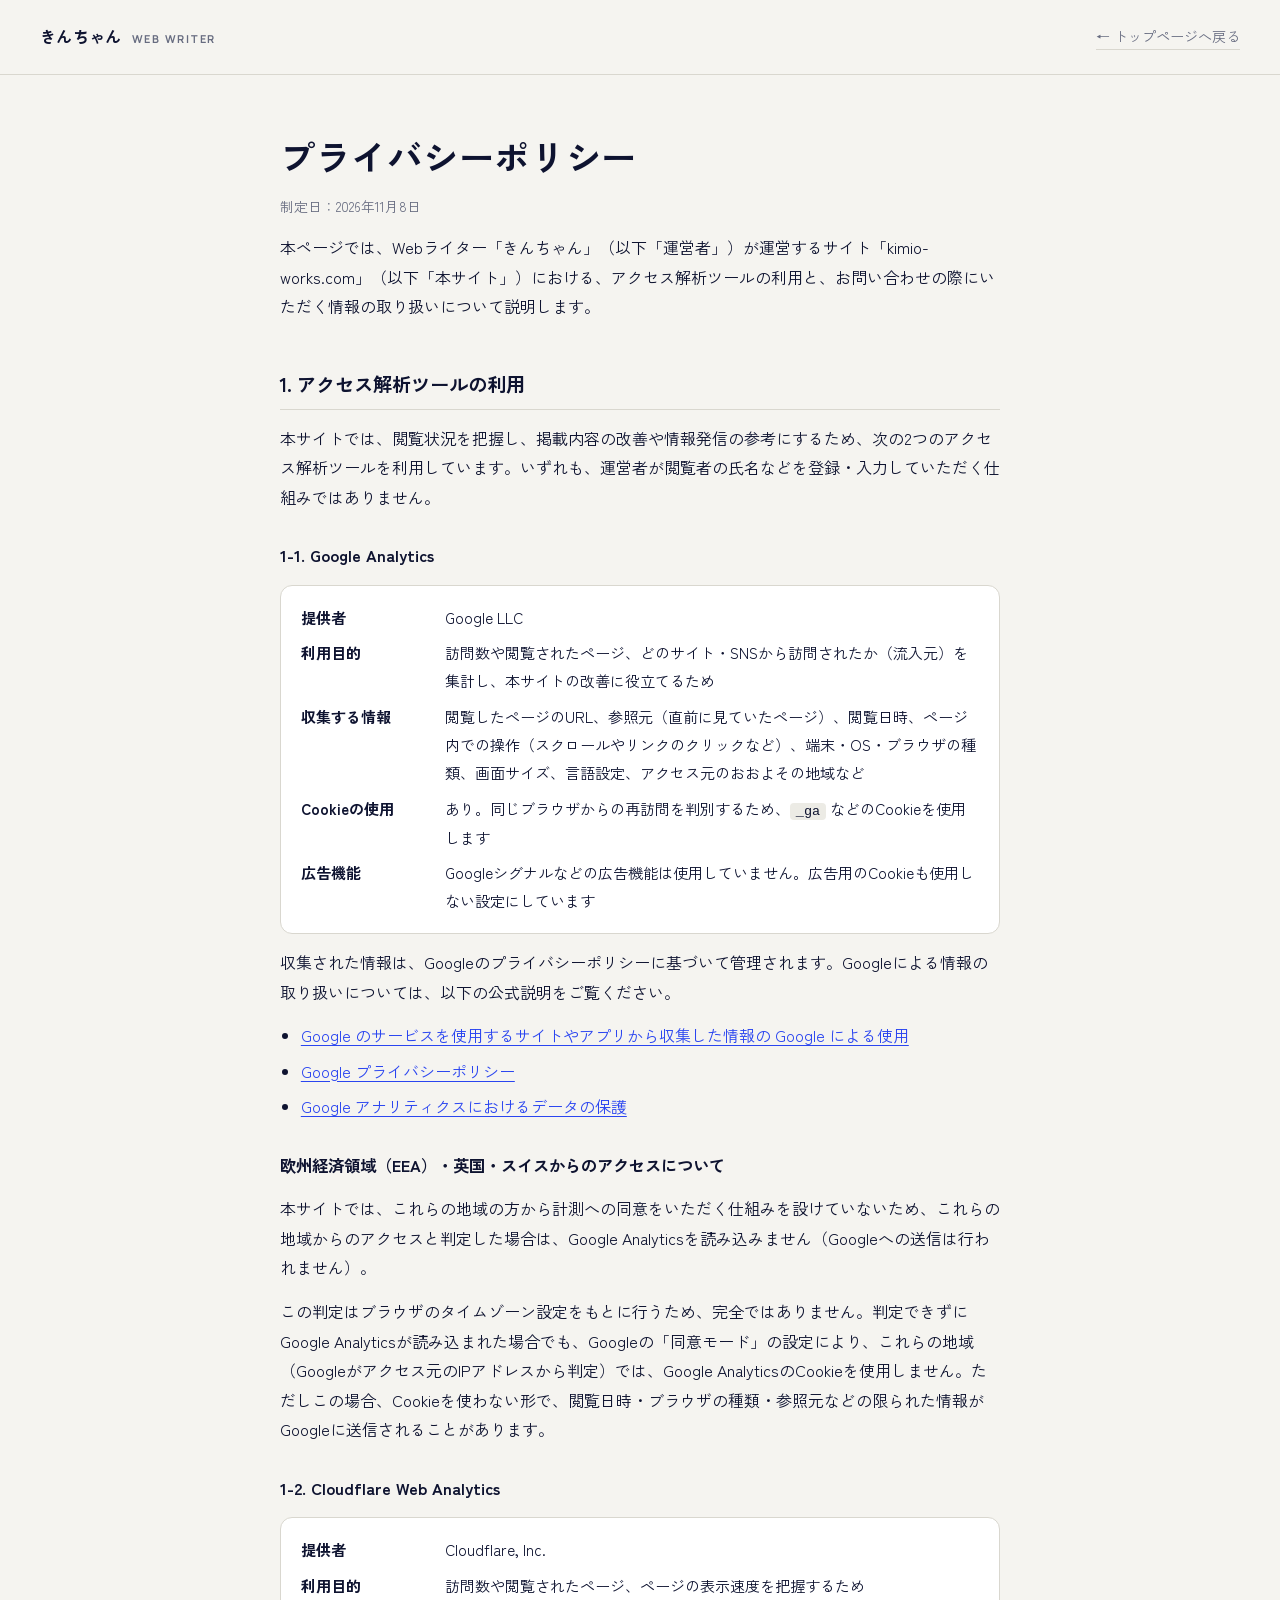
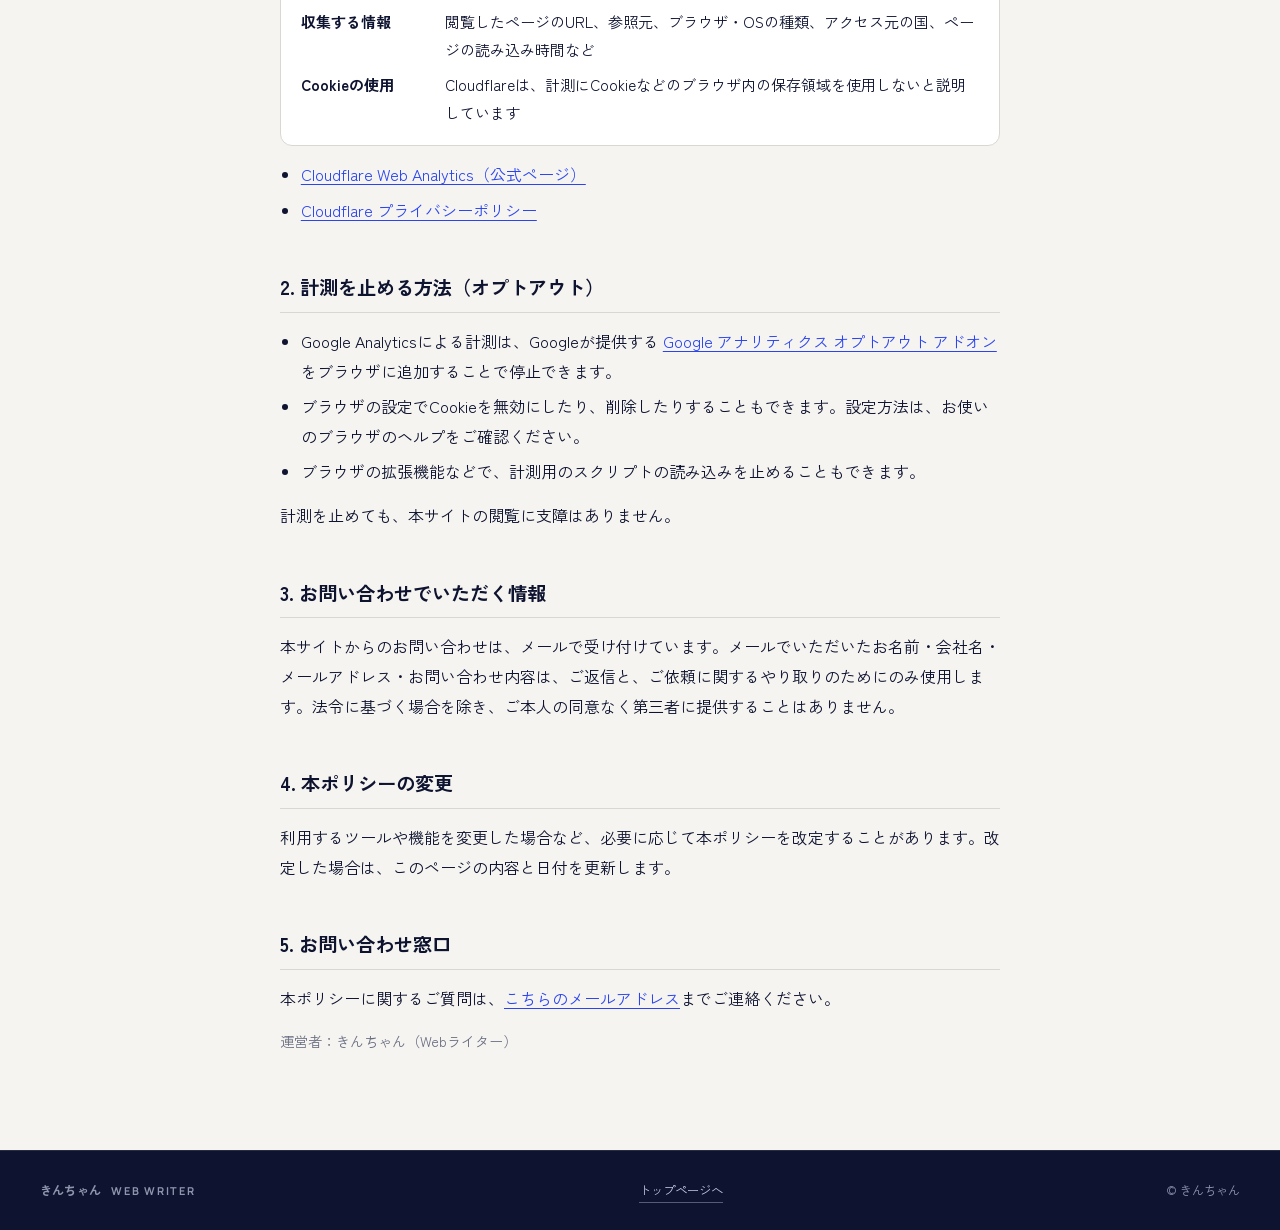
<file: privacy.html>
<!DOCTYPE html>
<html lang="ja">
<head>
  <meta charset="UTF-8">
  <meta name="viewport" content="width=device-width, initial-scale=1">
  <!-- Google Analytics 4（測定ID・同意モードの設定は analytics.js にまとめている） -->
  <script src="analytics.js" async></script>
  <title>プライバシーポリシー｜きんちゃん</title>
  <meta name="description" content="Webライター「きんちゃん」のポートフォリオサイトにおける、アクセス解析ツールの利用とお問い合わせ情報の取り扱いについて。">
  <meta name="robots" content="noindex, follow">
  <meta name="theme-color" content="#0d1a4a">
  <link rel="icon" href="favicon.svg" type="image/svg+xml">
  <link rel="canonical" href="https://kimio-works.com/privacy.html">
  <link rel="preconnect" href="https://fonts.googleapis.com">
  <link rel="preconnect" href="https://fonts.gstatic.com" crossorigin>
  <link href="https://fonts.googleapis.com/css2?family=Zen+Kaku+Gothic+New:wght@400;500;700;900&family=Manrope:wght@500;600;700;800&display=swap" rel="stylesheet">
  <link rel="stylesheet" href="style.css">
</head>
<body>
  <header class="policy-header">
    <div class="wrap">
      <a href="./" class="logo">きんちゃん<span>Web Writer</span></a>
      <a href="./" class="policy-back">← トップページへ戻る</a>
    </div>
  </header>

  <main class="policy">
    <h1>プライバシーポリシー</h1>
    <p class="policy-meta">制定日：2026年11月8日</p>

    <p class="policy-lead">
      本ページでは、Webライター「きんちゃん」（以下「運営者」）が運営するサイト「kimio-works.com」（以下「本サイト」）における、アクセス解析ツールの利用と、お問い合わせの際にいただく情報の取り扱いについて説明します。
    </p>

    <!-- ===== 1. アクセス解析 ===== -->
    <section id="analytics">
      <h2>1. アクセス解析ツールの利用</h2>
      <p>
        本サイトでは、閲覧状況を把握し、掲載内容の改善や情報発信の参考にするため、次の2つのアクセス解析ツールを利用しています。いずれも、運営者が閲覧者の氏名などを登録・入力していただく仕組みではありません。
      </p>

      <h3 id="google-analytics">1-1. Google Analytics</h3>
      <dl>
        <dt>提供者</dt>
        <dd>Google LLC</dd>
        <dt>利用目的</dt>
        <dd>訪問数や閲覧されたページ、どのサイト・SNSから訪問されたか（流入元）を集計し、本サイトの改善に役立てるため</dd>
        <dt>収集する情報</dt>
        <dd>閲覧したページのURL、参照元（直前に見ていたページ）、閲覧日時、ページ内での操作（スクロールやリンクのクリックなど）、端末・OS・ブラウザの種類、画面サイズ、言語設定、アクセス元のおおよその地域など</dd>
        <dt>Cookieの使用</dt>
        <dd>あり。同じブラウザからの再訪問を判別するため、<code>_ga</code> などのCookieを使用します</dd>
        <dt>広告機能</dt>
        <dd>Googleシグナルなどの広告機能は使用していません。広告用のCookieも使用しない設定にしています</dd>
      </dl>
      <p>
        収集された情報は、Googleのプライバシーポリシーに基づいて管理されます。Googleによる情報の取り扱いについては、以下の公式説明をご覧ください。
      </p>
      <ul>
        <li><a href="https://policies.google.com/technologies/partner-sites?hl=ja" target="_blank" rel="noopener">Google のサービスを使用するサイトやアプリから収集した情報の Google による使用</a></li>
        <li><a href="https://policies.google.com/privacy?hl=ja" target="_blank" rel="noopener">Google プライバシーポリシー</a></li>
        <li><a href="https://support.google.com/analytics/answer/6004245?hl=ja" target="_blank" rel="noopener">Google アナリティクスにおけるデータの保護</a></li>
      </ul>

      <h3 id="eea">欧州経済領域（EEA）・英国・スイスからのアクセスについて</h3>
      <p>
        本サイトでは、これらの地域の方から計測への同意をいただく仕組みを設けていないため、これらの地域からのアクセスと判定した場合は、Google Analyticsを読み込みません（Googleへの送信は行われません）。
      </p>
      <p>
        この判定はブラウザのタイムゾーン設定をもとに行うため、完全ではありません。判定できずにGoogle Analyticsが読み込まれた場合でも、Googleの「同意モード」の設定により、これらの地域（Googleがアクセス元のIPアドレスから判定）では、Google AnalyticsのCookieを使用しません。ただしこの場合、Cookieを使わない形で、閲覧日時・ブラウザの種類・参照元などの限られた情報がGoogleに送信されることがあります。
      </p>

      <h3 id="cloudflare">1-2. Cloudflare Web Analytics</h3>
      <dl>
        <dt>提供者</dt>
        <dd>Cloudflare, Inc.</dd>
        <dt>利用目的</dt>
        <dd>訪問数や閲覧されたページ、ページの表示速度を把握するため</dd>
        <dt>収集する情報</dt>
        <dd>閲覧したページのURL、参照元、ブラウザ・OSの種類、アクセス元の国、ページの読み込み時間など</dd>
        <dt>Cookieの使用</dt>
        <dd>Cloudflareは、計測にCookieなどのブラウザ内の保存領域を使用しないと説明しています</dd>
      </dl>
      <ul>
        <li><a href="https://www.cloudflare.com/ja-jp/web-analytics/" target="_blank" rel="noopener">Cloudflare Web Analytics（公式ページ）</a></li>
        <li><a href="https://www.cloudflare.com/ja-jp/privacypolicy/" target="_blank" rel="noopener">Cloudflare プライバシーポリシー</a></li>
      </ul>
    </section>

    <!-- ===== 2. 計測を止める方法 ===== -->
    <section id="opt-out">
      <h2>2. 計測を止める方法（オプトアウト）</h2>
      <ul>
        <li>
          Google Analyticsによる計測は、Googleが提供する
          <a href="https://tools.google.com/dlpage/gaoptout?hl=ja" target="_blank" rel="noopener">Google アナリティクス オプトアウト アドオン</a>
          をブラウザに追加することで停止できます。
        </li>
        <li>ブラウザの設定でCookieを無効にしたり、削除したりすることもできます。設定方法は、お使いのブラウザのヘルプをご確認ください。</li>
        <li>ブラウザの拡張機能などで、計測用のスクリプトの読み込みを止めることもできます。</li>
      </ul>
      <p>計測を止めても、本サイトの閲覧に支障はありません。</p>
    </section>

    <!-- ===== 3. お問い合わせ ===== -->
    <!-- 問い合わせフォームを追加した場合は、このセクションに「取得する項目」「フォームの提供サービス」を追記する -->
    <section id="contact">
      <h2>3. お問い合わせでいただく情報</h2>
      <p>
        本サイトからのお問い合わせは、メールで受け付けています。メールでいただいたお名前・会社名・メールアドレス・お問い合わせ内容は、ご返信と、ご依頼に関するやり取りのためにのみ使用します。法令に基づく場合を除き、ご本人の同意なく第三者に提供することはありません。
      </p>
    </section>

    <!-- ===== 4. 変更 ===== -->
    <section id="changes">
      <h2>4. 本ポリシーの変更</h2>
      <p>
        利用するツールや機能を変更した場合など、必要に応じて本ポリシーを改定することがあります。改定した場合は、このページの内容と日付を更新します。
      </p>
    </section>

    <!-- ===== 5. 窓口 ===== -->
    <section id="inquiry">
      <h2>5. お問い合わせ窓口</h2>
      <p>
        本ポリシーに関するご質問は、<a href="mailto:kimio.ishikawa-biz@outlook.jp">こちらのメールアドレス</a>までご連絡ください。
      </p>
      <p class="policy-note">運営者：きんちゃん（Webライター）</p>
    </section>
  </main>

  <footer class="footer">
    <div class="wrap footer-inner">
      <a href="./" class="logo">きんちゃん<span>Web Writer</span></a>
      <a href="./" class="footer-link">トップページへ</a>
      <span>&copy; きんちゃん</span>
    </div>
  </footer>

  <!-- Cloudflare Web Analytics --><script type='module' src='https://static.cloudflareinsights.com/beacon.min.js' data-cf-beacon='{"token": "a97e7802394a4efa9747eb779f1aaedd"}'></script><!-- End Cloudflare Web Analytics -->
</body>
</html>
</file>
<file: style.css>
/* =========================================================
   F案：E案の構成 × Sundialの文字組みと余白 × 動きの演出
   色・文字・動きの速さは :root の値を変えるとページ全体に反映されます
   ========================================================= */
:root {
  --paper: #f5f4f0;
  --paper-2: #ecebe5;
  --white: #ffffff;
  --ink: #0e1330;
  --sub: #676c80;
  --line: #d9d7cf;
  --navy: #0d1a4a;
  --blue: #2a45f0;
  --blue-2: #4f6bff;
  --sky: #e2e7ff;
  --radius: 20px;
  --header-h: 104px; /* スマホはメニュー帯の分だけ高い */

  /* 動き：すっと動き出し、ゆっくり減速して止まるカーブ */
  --ease-out: cubic-bezier(0.16, 1, 0.3, 1);
  --stagger: 80ms;
}

* { box-sizing: border-box; }
html { scroll-behavior: smooth; scroll-padding-top: calc(var(--header-h) + 8px); }
body {
  margin: 0;
  background: var(--paper);
  color: var(--ink);
  font-family: "Zen Kaku Gothic New", sans-serif;
  font-size: 16px;
  line-height: 1.85;
  -webkit-font-smoothing: antialiased;
}
h1, h2, h3, h4, p, ul, ol, dl, dd, figure, blockquote { margin: 0; }
ul, ol { padding: 0; list-style: none; }
a { color: inherit; }
h1, h2, h3, h4 { word-break: auto-phrase; }
.en { font-family: "Manrope", sans-serif; }
.wrap { max-width: 1280px; margin: 0 auto; padding: 0 20px; }
:focus-visible { outline: 2px solid var(--blue); outline-offset: 4px; border-radius: 6px; }

.icon { width: 22px; height: 22px; fill: none; stroke: currentColor; stroke-width: 1.6; stroke-linecap: round; stroke-linejoin: round; flex-shrink: 0; }

.skip-link { position: absolute; left: 8px; top: -60px; z-index: 200; padding: 8px 14px; background: var(--ink); color: #fff; border-radius: 8px; }
/* キーボード操作のときだけ表示（マウスで「ページ上部へ」を押したときは出さない） */
.skip-link:focus-visible { top: 8px; }

/* ---------- 文字の部品 ---------- */
/* 小さな英字ラベル（Sundial風） */
.label {
  display: flex;
  align-items: baseline;
  gap: 12px;
  font-family: "Manrope", sans-serif;
  font-size: 0.72rem;
  font-weight: 700;
  letter-spacing: 0.18em;
  text-transform: uppercase;
  color: var(--sub);
}
.label .no { color: var(--blue); letter-spacing: 0.05em; }
.label.light { color: #9aa6d6; }
.label.light .no { color: #c9d2ff; }

/* 余白：スマホ72px／PC104px（F案は96px／128px）。見出しとの距離も少し詰めた */
.section { padding: 72px 0; }
.section-soft { background: var(--paper-2); }
.section-head { margin-bottom: 36px; }
.section-head.split { display: grid; gap: 20px; }
.section-title {
  margin-top: 14px;
  font-size: clamp(1.8rem, 5.6vw, 3.4rem);
  font-weight: 700;
  line-height: 1.3;
  letter-spacing: -0.02em;
}
.section-lead { max-width: 34em; margin-top: 16px; color: var(--sub); font-size: 0.98rem; }
.split .section-lead { margin-top: 0; }
.sub-title {
  display: flex;
  align-items: center;
  gap: 14px;
  margin: 56px 0 20px;
  font-size: 0.95rem;
  font-weight: 700;
}
.sub-title::after { content: ""; flex: 1; height: 1px; background: var(--line); }

.btn {
  display: inline-flex;
  align-items: center;
  justify-content: center;
  gap: 10px;
  min-height: 52px;
  padding: 0 26px;
  border-radius: 999px;
  font-weight: 700;
  font-size: 0.95rem;
  text-decoration: none;
  transition: background 0.3s var(--ease-out), color 0.3s var(--ease-out), transform 0.3s var(--ease-out);
}
.btn:hover { transform: translateY(-2px); }
.btn-ink { background: var(--ink); color: #fff; }
.btn-ink:hover { background: var(--blue); }
.btn-line { border: 1px solid var(--ink); }
.btn-line:hover { background: var(--ink); color: #fff; }
.btn-white { background: #fff; color: var(--navy); }
.btn .icon { width: 18px; height: 18px; }

/* ---------- ヘッダー ---------- */
.header {
  position: sticky;
  top: 0;
  z-index: 50;
  background: rgba(245, 244, 240, 0.88);
  backdrop-filter: blur(10px);
  border-bottom: 1px solid rgba(217, 215, 207, 0.7);
}
.header-inner {
  display: grid;
  grid-template-columns: 1fr auto;
  align-items: center;
  row-gap: 4px;
  padding-top: 12px;
}
.logo { font-weight: 700; text-decoration: none; letter-spacing: 0.02em; }
.logo span { margin-left: 10px; font-family: "Manrope", sans-serif; font-size: 0.68rem; letter-spacing: 0.16em; text-transform: uppercase; color: var(--sub); }
.header-cta { grid-row: 1; grid-column: 2; padding: 8px 18px; border-radius: 999px; background: var(--ink); color: #fff; font-size: 0.82rem; font-weight: 700; text-decoration: none; }
.clock { display: none; }
.nav {
  grid-column: 1 / -1;
  display: flex;
  gap: 18px;
  overflow-x: auto;
  margin: 0 -20px;
  padding: 6px 20px 10px;
  scrollbar-width: none;
}
.nav::-webkit-scrollbar { display: none; }
.nav a {
  position: relative;
  flex-shrink: 0;
  padding: 4px 0;
  font-size: 0.82rem;
  color: var(--sub);
  text-decoration: none;
  transition: color 0.3s;
}
.nav a::after {
  content: "";
  position: absolute;
  left: 0;
  right: 0;
  bottom: 0;
  height: 1px;
  background: var(--ink);
  transform: scaleX(0);
  transform-origin: left;
  transition: transform 0.5s var(--ease-out);
}
.nav a:hover, .nav a.is-current { color: var(--ink); }
.nav a:hover::after, .nav a.is-current::after { transform: scaleX(1); }

/* =========================================================
   1. ファーストビュー
   ========================================================= */
/* WRITERの上側が説明文や数字の後ろに少し重なるよう、下の余白をWRITERの高さより小さめに取る
   （WRITERは淡い色なので、手前の文字は読みやすいまま） */
.hero { position: relative; padding: 40px 0 calc(min(30vw, 24rem) * 0.5 + 24px); overflow: hidden; }
.hero-bg { position: absolute; left: 0; right: 0; bottom: 12px; z-index: 0; pointer-events: none; white-space: nowrap; }
.hero-bg-text {
  display: inline-block;
  padding-left: 3vw;
  font-family: "Manrope", sans-serif;
  font-weight: 800;
  font-size: clamp(7rem, 30vw, 24rem);
  line-height: 0.78;
  letter-spacing: -0.05em;
  /* PROFILEと同じ、上から下へ薄くなる淡いブルーのグラデーション文字 */
  background: linear-gradient(180deg, #d5dcf5 0%, #e4e8f6 70%, rgba(228, 232, 246, 0));
  -webkit-background-clip: text;
  background-clip: text;
  color: transparent;
  will-change: transform;
}
.hero .wrap { position: relative; z-index: 1; }
/* 見出しの上の小さな肩書き（他セクションの英字ラベルと同じ書体） */
.hero-kicker { display: flex; flex-wrap: wrap; align-items: baseline; gap: 6px 14px; font-size: 0.85rem; color: var(--sub); }
.hero-kicker .no { font-family: "Manrope", sans-serif; font-size: 0.72rem; font-weight: 700; letter-spacing: 0.18em; text-transform: uppercase; color: var(--blue); }

.hero-title {
  margin-top: 20px;
  font-size: clamp(2.2rem, 8.4vw, 6rem);
  font-weight: 700;
  line-height: 1.18;
  letter-spacing: -0.035em;
}
.hl { color: var(--blue); }
.hero-foot { display: grid; gap: 28px; margin-top: 36px; }
.hero-lead { max-width: 30em; color: var(--sub); }
.hero-actions { display: flex; flex-wrap: wrap; gap: 10px; }
.hero-actions .btn { flex: 1 1 auto; padding: 0 18px; font-size: 0.9rem; }
.hero-stats { display: grid; grid-template-columns: repeat(3, 1fr); gap: 12px; padding-top: 20px; border-top: 1px solid var(--line); }
.hero-stats dt { order: 2; font-size: 0.72rem; color: var(--sub); line-height: 1.5; }
.hero-stats div { display: flex; flex-direction: column; gap: 4px; }
.hero-stats dd { font-weight: 700; font-size: 0.8rem; }
.hero-stats .en { font-size: 2rem; font-weight: 700; letter-spacing: -0.04em; margin-right: 2px; line-height: 1; }

/* =========================================================
   2. 依頼できること（線で区切るだけの静かなレイアウト）
   ========================================================= */
.services { border-top: 1px solid var(--ink); }
.service { display: grid; grid-template-columns: 44px 1fr; gap: 6px 16px; padding: 26px 0; border-bottom: 1px solid var(--line); }
.service-icon { display: grid; place-items: center; width: 44px; height: 44px; border-radius: 50%; background: var(--sky); color: var(--blue); }
.service h3 { font-size: 1.1rem; font-weight: 700; line-height: 1.55; align-self: center; }
.service p { grid-column: 2; font-size: 0.92rem; color: var(--sub); }
.service-meta { display: grid; gap: 14px; margin-top: 32px; font-size: 0.9rem; }
.service-meta div { display: grid; grid-template-columns: 6em 1fr; gap: 12px; }
.service-meta dt { font-weight: 700; }
.service-meta dd { color: var(--sub); }

/* =========================================================
   3. 制作実績
   ========================================================= */
.works { position: relative; padding: 88px 0 64px; background: var(--white); }
/* width: 100%：縦→横スクロール中（縦並びのflex内）でも中央に縮まず、他のセクションと同じ左端にそろえる */
.works-head { width: 100%; display: flex; flex-wrap: wrap; justify-content: space-between; align-items: flex-end; gap: 20px; margin-bottom: 36px; }
.works-tools { display: flex; flex-wrap: wrap; align-items: center; gap: 12px 20px; }
.works-hint { font-size: 0.8rem; color: var(--sub); }
.arrows { display: flex; gap: 8px; }
.arrow-btn { width: 46px; height: 46px; border: 1px solid var(--line); border-radius: 50%; background: #fff; color: var(--ink); font-size: 1rem; cursor: pointer; transition: background 0.3s, color 0.3s, border-color 0.3s; }
.arrow-btn:hover { background: var(--ink); color: #fff; border-color: var(--ink); }
.arrow-btn:focus-visible { outline: 3px solid var(--blue); outline-offset: 3px; }
/* 端まで来たときは薄くして「これ以上進めない」ことを伝える */
.arrow-btn[aria-disabled="true"] { opacity: 0.35; cursor: default; }
.arrow-btn[aria-disabled="true"]:hover { background: #fff; color: var(--ink); border-color: var(--line); }
.skip-works { display: none; font-size: 0.8rem; color: var(--sub); }

.track-wrap { padding: 4px 20px 20px; }
.track { display: flex; gap: 16px; width: max-content; }
.card { flex: 0 0 auto; width: min(80vw, 330px); }
.card > a {
  position: relative;
  display: flex;
  flex-direction: column;
  gap: 12px;
  height: 100%;
  min-height: 300px;
  padding: 28px;
  border-radius: var(--radius);
  background: var(--paper);
  text-decoration: none;
  transition: transform 0.6s var(--ease-out), box-shadow 0.6s var(--ease-out), background-color 0.4s;
}
/* ホバー・キーボード選択時：背景色は変えず、少し浮かせて影を付ける */
.card > a:hover,
.card > a:focus-visible { transform: translateY(-6px); box-shadow: 0 18px 36px rgba(13, 26, 74, 0.12); }
.card > a:focus-visible { outline: 3px solid var(--blue); outline-offset: 4px; }
/* 白い背景のカードだけ、ほんの少し色を沈める（文字は濃い色なので読みやすさは変わらない） */
.card:not(.card-feature):not(.card-navy):not(.card-end) > a:hover { background-color: var(--paper-2); }
.card-feature { width: min(86vw, 440px); }
/* 80本・20本のカードは、背景色を常に固定して白文字のコントラストを保つ */
.card-feature > a,
.card-feature > a:hover,
.card-feature > a:focus-visible { background: linear-gradient(155deg, var(--blue-2), var(--blue) 50%, #1f33b8); color: #fff; }
.card-navy > a,
.card-navy > a:hover,
.card-navy > a:focus-visible { background: var(--navy); color: #fff; }
.card-feature > a:hover, .card-feature > a:focus-visible { box-shadow: 0 22px 44px rgba(42, 69, 240, 0.32); }
.card-navy > a:hover, .card-navy > a:focus-visible { box-shadow: 0 22px 44px rgba(13, 26, 74, 0.32); }
/* 矢印が右上に少し動いて、クリックできることを伝える */
.card-more .icon { transition: transform 0.5s var(--ease-out); }
.card > a:hover .card-more .icon,
.card > a:focus-visible .card-more .icon { transform: translate(3px, -3px); }
.card > a:hover .card-more,
.card > a:focus-visible .card-more { text-decoration: underline; text-underline-offset: 4px; }
.card-label { font-size: 0.78rem; opacity: 0.8; }
.card-big { font-weight: 700; font-size: 0.95rem; line-height: 1.3; }
.card-big .en { font-size: 4rem; font-weight: 700; letter-spacing: -0.05em; margin-right: 4px; line-height: 1; }
.card-big small { display: block; margin-top: 6px; font-size: 0.82rem; font-weight: 400; opacity: 0.85; }
.card-text { font-size: 0.88rem; opacity: 0.85; }
.card-more { display: inline-flex; align-items: center; gap: 6px; margin-top: auto; font-weight: 700; font-size: 0.88rem; }
.card-more .icon { width: 18px; height: 18px; }
.card-no { font-size: 0.8rem; font-weight: 700; color: var(--sub); }
.pill { align-self: flex-start; padding: 2px 10px; border-radius: 999px; background: var(--sky); color: var(--blue); font-size: 0.72rem; font-weight: 700; }
.pill-alt { background: #dcf3f5; color: #0f8e9c; }
.card-title { font-size: 1.05rem; font-weight: 700; line-height: 1.6; }
.card-media { margin-top: auto; font-size: 0.78rem; color: var(--sub); }
.card-end > a { justify-content: center; background: transparent; border: 1px dashed #b9bfd6; }
.card-end .card-more { margin-top: 0; color: var(--blue); }

.progress { height: 2px; margin-top: 12px; background: var(--line); overflow: hidden; }
.progress-bar { display: block; height: 100%; background: var(--ink); transform-origin: left; transform: scaleX(0); }

/* ---- スマホ・動きを減らす設定：スワイプ型 ---- */
.works:not(.is-pinned) .track-wrap {
  overflow-x: auto;
  scroll-snap-type: x mandatory;
  scroll-padding-left: 20px;
  overscroll-behavior-x: contain;
  scrollbar-width: none;
}
.works:not(.is-pinned) .track-wrap::-webkit-scrollbar { display: none; }
.works:not(.is-pinned) .card { scroll-snap-align: start; }

/* ---- PC：縦スクロールに連動して横に流れる ---- */
.works.is-pinned { padding: 0; }
.works.is-pinned .works-pin {
  position: sticky;
  top: var(--header-h);
  height: calc(100vh - var(--header-h));
  display: flex;
  flex-direction: column;
  justify-content: center;
}
.works.is-pinned .track-wrap { overflow: hidden; }
.works.is-pinned .track { will-change: transform; }
.works.is-pinned .skip-works { display: inline; }

/* =========================================================
   4. これから（濃紺の帯）
   ========================================================= */
.vision {
  position: relative;
  padding: 72px 0;
  overflow: hidden;
  background:
    radial-gradient(circle at 88% 12%, rgba(79, 107, 255, 0.4), transparent 42%),
    linear-gradient(165deg, var(--navy), #14286f);
  color: #fff;
}
.vision-grid { display: grid; gap: 20px; }
.vision-title { margin-top: 16px; font-size: clamp(2rem, 6vw, 3.8rem); font-weight: 700; line-height: 1.25; letter-spacing: -0.03em; }
.vision-lead { max-width: 30em; color: #c6cdee; align-self: end; }

/* 現在 → 今後 の関係図 */
.vmap { position: relative; display: grid; gap: 12px; margin-top: 40px; }
/* プロフィールと同じ系統の青い円を、図の後ろにぼかして置く */
.vmap-glow { position: absolute; width: 420px; aspect-ratio: 1; right: -120px; top: 10%; border-radius: 50%; background: radial-gradient(circle, rgba(79, 107, 255, 0.45), rgba(79, 107, 255, 0) 70%); pointer-events: none; }
.vnode { position: relative; padding: 28px 24px; border-radius: 24px; }
/* 現在：白く塗ったカード（すでに行っている仕事） */
.vnode.is-now { background: #fff; color: var(--ink); box-shadow: 0 24px 50px rgba(0, 0, 0, 0.2); }
/* 今後：点線の枠（これから広げていく仕事） */
.vnode.is-future { border: 1.5px dashed rgba(201, 210, 255, 0.7); background: rgba(255, 255, 255, 0.04); backdrop-filter: blur(4px); }
.vnode-tag { display: inline-flex; align-items: center; gap: 8px; font-size: 0.75rem; font-weight: 700; color: var(--blue); }
.vnode-tag .dot { width: 8px; height: 8px; border-radius: 50%; background: var(--blue); }
.is-future .vnode-tag { color: #c9d2ff; }
.is-future .vnode-tag .dot { background: transparent; border: 1.5px solid #c9d2ff; }
.vnode-icon { display: block; width: 30px; height: 30px; margin-top: 18px; color: var(--blue); }
.is-future .vnode-icon { color: #9fb0ff; }
.vnode h3 { margin-top: 10px; font-size: 1.35rem; font-weight: 700; }
.vnode p:not(.vnode-tag) { margin-top: 6px; font-size: 0.9rem; color: var(--sub); }
.vnode-list { display: grid; gap: 10px; margin-top: 14px; }
.vnode-list li { display: flex; gap: 10px; font-size: 0.92rem; color: #dfe4fb; }
.vnode-list .icon { width: 20px; height: 20px; margin-top: 4px; color: #9fb0ff; }

/* 矢印（スマホは縦、PCは横） */
.varrow { position: relative; display: flex; align-items: center; justify-content: center; gap: 12px; min-height: 56px; }
.varrow-line { position: relative; width: 2px; height: 56px; background: linear-gradient(#fff, #9fb0ff); }
.varrow-line::after { content: ""; position: absolute; left: 50%; bottom: -2px; width: 10px; height: 10px; border-right: 2px solid #9fb0ff; border-bottom: 2px solid #9fb0ff; transform: translateX(-50%) rotate(45deg); }
.varrow-text { font-size: 0.78rem; color: #c6cdee; }

/* =========================================================
   5. 実務経験
   ========================================================= */
.exp-grid { display: grid; gap: 14px; }
.exp { display: flex; flex-direction: column; gap: 6px; padding: 28px 24px; border-radius: var(--radius); background: var(--white); }
.exp-icon { width: 28px; height: 28px; margin-bottom: 12px; color: var(--blue); }
.exp-num { font-weight: 700; line-height: 1; }
.exp-num .en { font-size: 3.4rem; letter-spacing: -0.05em; margin: 0 2px; }
.exp-num small { font-size: 0.85rem; }
.exp-kicker { font-size: 0.8rem; font-weight: 700; color: var(--blue); }
.exp h3 { font-size: 1.12rem; font-weight: 700; line-height: 1.5; }
.exp p:not(.exp-num):not(.exp-kicker) { font-size: 0.88rem; color: var(--sub); }
.exp-a { background: var(--navy); color: #fff; }
.exp-b { background: linear-gradient(155deg, var(--blue-2), var(--blue)); color: #fff; }
.exp-a .exp-icon, .exp-b .exp-icon { color: #c9d2ff; }
.exp-a p:not(.exp-num), .exp-b p:not(.exp-num) { color: #d2d9f6 !important; }
.exp-note { margin-top: 12px; font-size: 0.78rem; color: var(--sub); text-align: right; }

/* 記事制作にどう活きているか：「経験 → 記事での価値」の対応表 */
.use { position: relative; margin-top: 48px; padding: 28px 22px; border-radius: 28px; background: #fff; overflow: hidden; }
.use::before { content: ""; position: absolute; width: 260px; aspect-ratio: 1; right: -90px; top: -110px; border-radius: 50%; background: radial-gradient(circle, var(--sky), rgba(226, 231, 255, 0) 70%); pointer-events: none; }
.use-head { position: relative; display: flex; flex-wrap: wrap; justify-content: space-between; align-items: baseline; gap: 8px; margin-bottom: 8px; }
.use-title { font-size: 1.2rem; font-weight: 700; }
.use-cols { display: none; }
.use-list { position: relative; }
.use-row { display: grid; gap: 12px; padding: 22px 0; border-top: 1px solid var(--line); }
.use-from { display: flex; align-items: center; gap: 12px; }
.use-from p { font-weight: 700; line-height: 1.45; }
.use-icon { display: grid; place-items: center; width: 46px; height: 46px; border-radius: 14px; background: var(--navy); color: #fff; flex-shrink: 0; }
.use-row:nth-child(2) .use-icon { background: linear-gradient(150deg, var(--blue-2), var(--blue)); }
.use-row:nth-child(3) .use-icon { background: var(--sky); color: var(--blue); }
/* 矢印：スマホは下向き、PCは右向き */
.use-arrow { position: relative; width: 2px; height: 20px; margin-left: 22px; background: linear-gradient(var(--line), var(--blue)); }
.use-arrow::after { content: ""; position: absolute; left: 50%; bottom: -1px; width: 8px; height: 8px; border-right: 2px solid var(--blue); border-bottom: 2px solid var(--blue); transform: translateX(-50%) rotate(45deg); }
.use-to h4 { font-size: 1.08rem; font-weight: 700; line-height: 1.55; }
.use-to p { margin-top: 6px; font-size: 0.88rem; color: var(--sub); }
.use-to .use-ex { display: inline-block; margin-top: 10px; padding: 3px 12px; border-radius: 999px; background: var(--paper); color: var(--ink); font-size: 0.76rem; }

/* =========================================================
   6. プロフィール（グラフィック型）
   写真は正方形。顔は横の中央、上から約10〜45%にあるので、
   object-position で上寄りを優先し、どの幅でも顔が切れないようにしている
   ========================================================= */
.profile-sec {
  position: relative;
  padding: 72px 0 96px;
  overflow: hidden;
  background: linear-gradient(180deg, var(--paper) 0%, #e9ecf5 55%, var(--paper) 100%);
}
.pf-stage { position: relative; }

/* 背景英字：大きく薄く。写真と図形の後ろに一部隠れる */
.pf-word {
  --size: clamp(4.6rem, 21vw, 17rem);
  position: absolute;
  left: 0;
  top: 0;
  z-index: 0;
  margin: 0;
  padding-left: 2vw;
  font-family: "Manrope", sans-serif;
  font-weight: 800;
  font-size: var(--size);
  line-height: 0.8;
  letter-spacing: -0.055em;
  white-space: nowrap;
  pointer-events: none;
  /* 上から下へ薄くなるグラデーションの文字 */
  background: linear-gradient(180deg, #d5dcf5 0%, #e4e8f6 70%, rgba(228, 232, 246, 0));
  -webkit-background-clip: text;
  background-clip: text;
  color: transparent;
}

/* 写真と本文は、英字の下半分あたりから始める（英字が写真の後ろに隠れる） */
.pf-grid { position: relative; z-index: 1; display: grid; gap: 36px; }
.wrap.pf-grid { padding-top: calc(clamp(4.6rem, 21vw, 17rem) * 0.42); }

.pf-visual { position: relative; padding: 18px 8px 30px; }
.pf-shape { position: absolute; pointer-events: none; }
.pf-circle { width: 74%; aspect-ratio: 1; left: -8%; bottom: 0; border-radius: 50%; background: radial-gradient(circle at 30% 30%, var(--blue-2), var(--blue) 70%); }
.pf-square { width: 48%; aspect-ratio: 1; right: -2%; top: 0; border-radius: 32px; background: var(--navy); rotate: 8deg; }
.pf-dots { width: 132px; height: 96px; right: 0; bottom: 2%; background-image: radial-gradient(var(--blue) 2px, transparent 2.5px); background-size: 16px 16px; opacity: 0.45; }
.pf-photo { position: relative; z-index: 1; width: 84%; margin: 0 auto; }
.pf-photo img {
  display: block;
  width: 100%;
  height: auto;
  aspect-ratio: 4 / 5;
  object-fit: cover;
  object-position: 52% 18%;
  border-radius: 30px;
  border: 6px solid #fff;
  box-shadow: 0 30px 60px rgba(13, 26, 74, 0.18);
}

.pf-body { position: relative; }
.pf-name { margin-top: 14px; font-size: clamp(2.6rem, 8vw, 4.4rem); font-weight: 700; line-height: 1.1; letter-spacing: -0.03em; }
.pf-role { display: inline-block; margin-top: 12px; padding: 3px 14px; border-radius: 999px; background: var(--sky); color: var(--blue); font-weight: 700; font-size: 0.85rem; }
.pf-intro { margin-top: 18px; max-width: 28em; font-size: 1.02rem; line-height: 2; }

.pf-cred { display: grid; gap: 10px; margin-top: 28px; }
.pf-cred-item { display: flex; gap: 14px; align-items: center; padding: 14px 18px; border-radius: 18px; background: rgba(255, 255, 255, 0.85); backdrop-filter: blur(6px); }
.pf-cred-item .icon { width: 34px; height: 34px; padding: 6px; border-radius: 50%; background: #fbeedb; color: #c27a14; }
.pf-cred-item.is-skill .icon { background: var(--sky); color: var(--blue); }
.pf-cred-item p { display: flex; flex-wrap: wrap; align-items: baseline; gap: 2px 10px; }
.pf-key { width: 100%; font-size: 0.7rem; font-weight: 700; color: var(--sub); }
.pf-cred-item strong { font-size: 1.02rem; }
.pf-cred-item small { font-size: 0.8rem; color: var(--sub); }

.pf-strengths { display: grid; gap: 14px; margin-top: 56px; }
.pf-strengths li { padding: 26px 24px; border-radius: 24px; }
.pf-strengths .icon { width: 28px; height: 28px; }
.pf-strengths h3 { margin-top: 14px; font-size: 1.08rem; font-weight: 700; }
.pf-strengths p { margin-top: 6px; font-size: 0.88rem; }
.ps-navy { background: var(--navy); color: #fff; }
.ps-navy .icon { color: #9fb0ff; }
.ps-navy p { color: #c6cdee; }
.ps-blue { background: linear-gradient(150deg, var(--blue-2), var(--blue)); color: #fff; }
.ps-blue p { color: #e0e6ff; }
.ps-white { background: #fff; }
.ps-white .icon { color: var(--blue); }
.ps-white p { color: var(--sub); }

/* 経歴 */
.pf-career { position: relative; margin-top: 88px; }
/* 右寄せにして左の「経歴」見出しと重ならないようにし、下側はカードの後ろに隠れる */
.pf-word-exp { --size: clamp(3rem, 11vw, 9rem); position: relative; display: block; text-align: right; padding: 0 2vw 0 0; margin-bottom: 0; }
@media (min-width: 768px) {
  .pf-word-exp { margin-bottom: calc(var(--size) * -0.45); }
}
.pf-career .wrap { position: relative; z-index: 1; }
.pf-career-title { display: inline-flex; align-items: center; gap: 12px; margin-bottom: 18px; font-size: 1rem; font-weight: 700; }
.pf-career-title::before { content: ""; width: 28px; height: 2px; background: var(--blue); }
.pf-timeline { display: grid; gap: 12px; }
.pf-timeline li { position: relative; padding: 18px 20px 18px 44px; border-radius: 18px; background: #fff; }
.pf-timeline li::before { content: ""; position: absolute; left: 18px; top: 24px; width: 12px; height: 12px; border-radius: 50%; border: 3px solid var(--blue); background: #fff; }
.pf-when { font-size: 0.75rem; font-weight: 700; color: var(--blue); }
.pf-timeline h4 { font-size: 1.02rem; font-weight: 700; }
.pf-timeline li > p:last-child { margin-top: 2px; font-size: 0.86rem; color: var(--sub); }

/* ---------- プロフィールの時間差表示 ----------
   --from：出発位置（要素ごとに変える） --d：待ち時間（HTMLで指定） */
.js .seq {
  opacity: 0;
  transform: var(--from, translate3d(0, 22px, 0));
  transition:
    opacity 1s cubic-bezier(0.33, 1, 0.68, 1),
    transform 1.4s var(--ease-out);
  transition-delay: calc(var(--d, 0) * 1ms);
}
.js .is-in .seq { opacity: 1; transform: none; }
.pf-shape { --from: scale(0.88); }
.pf-square { --from: scale(0.88) rotate(-6deg); }
.pf-word { --from: translate3d(-90px, 0, 0); }                 /* 左寄りから */
.pf-word-exp { --from: translate3d(90px, 60px, 0); }           /* 右下から右上がりに */
.pf-photo { --from: translate3d(0, 40px, 0) scale(0.98); }
.pf-strengths .seq, .pf-timeline .seq { --from: translate3d(0, 28px, 0); }

/* スマホでは移動量を控えめにする */
@media (max-width: 767px) {
  .pf-shape { --from: scale(0.96); }
  .pf-square { --from: scale(0.96); }
  .pf-word { --from: translate3d(-24px, 0, 0); }
  .pf-word-exp { --from: translate3d(24px, 16px, 0); }
  .pf-photo { --from: translate3d(0, 16px, 0); }
  .js .seq { transform: var(--from, translate3d(0, 12px, 0)); transition-duration: 0.8s, 1s; }
  .pf-strengths .seq, .pf-timeline .seq { --from: translate3d(0, 12px, 0); }
}

/* =========================================================
   7. お客様の声・制作の流れ（落ち着いて読む部分）
   ========================================================= */
.voices { display: grid; gap: 16px; }
.voice { position: relative; display: flex; flex-direction: column; gap: 14px; padding: 30px 26px 26px; border-radius: 24px; background: var(--white); overflow: hidden; }
/* 大きな引用符を、カードの右上に淡く置く */
.voice-mark { position: absolute; right: 18px; top: -18px; font-family: "Instrument Serif", serif; font-size: 8rem; line-height: 1; color: var(--sky); pointer-events: none; }
.voice > *:not(.voice-mark) { position: relative; }
.voice-tag { align-self: flex-start; padding: 3px 12px; border-radius: 999px; background: var(--sky); color: var(--blue); font-size: 0.75rem; font-weight: 700; }
.voice blockquote { font-size: 0.98rem; line-height: 2; }
.voice figcaption { display: flex; flex-wrap: wrap; align-items: center; gap: 8px; margin-top: auto; padding-top: 14px; border-top: 1px solid var(--line); font-size: 0.78rem; color: var(--sub); }
.via { padding: 1px 8px; border-radius: 6px; background: var(--paper); font-family: "Manrope", sans-serif; font-size: 0.68rem; font-weight: 700; letter-spacing: 0.04em; color: var(--ink); }
.voice-main { background: linear-gradient(160deg, var(--navy), #18307f); color: #fff; }
.voice-main .voice-mark { color: rgba(111, 134, 255, 0.35); font-size: 11rem; }
.voice-main .voice-tag { background: rgba(255, 255, 255, 0.12); color: #fff; }
.voice-main blockquote { font-size: 1.15rem; line-height: 2.05; }
.voice-main figcaption { border-top-color: rgba(255, 255, 255, 0.16); color: #b9c2ea; }
.voice-main .via { background: rgba(255, 255, 255, 0.12); color: #fff; }
.voice-points { padding: 16px 18px; border-radius: 16px; background: var(--paper); }
.voice-points-title { font-size: 0.72rem; font-weight: 700; color: var(--sub); margin-bottom: 8px; }
.voice-points ul { display: grid; gap: 10px; }
.voice-points li { position: relative; padding-left: 28px; font-size: 0.86rem; color: var(--sub); }
.voice-points .icon { position: absolute; left: 0; top: 3px; width: 20px; height: 20px; padding: 3px; border-radius: 50%; background: var(--blue); color: #fff; stroke-width: 2.4; }
.voice-points span { display: block; font-weight: 700; color: var(--ink); }
.stars { color: #e0a23a; letter-spacing: 2px; font-size: 1.1rem; }
.stars span { margin-left: 6px; color: var(--ink); font-weight: 700; letter-spacing: 0; font-size: 0.9rem; }

/* 制作の流れ：番号の丸を線でつなぐ（スマホは縦の線） */
/* お客様の声との間に短い区切り線を置き、流れの見出しへ視線をつなぐ */
.flow-wrap { position: relative; margin-top: 56px; padding-top: 48px; }
.flow-wrap::before { content: ""; position: absolute; left: 0; top: 0; width: 64px; height: 1px; background: var(--line); }
.flow-title { display: inline-flex; align-items: center; gap: 12px; font-size: 1.15rem; font-weight: 700; }
.flow-lead { margin: 8px 0 28px; font-size: 0.92rem; color: var(--sub); }
.flow-title::before { content: ""; width: 28px; height: 2px; background: var(--blue); }
.flow { display: grid; gap: 0; }
.flow li { position: relative; display: grid; grid-template-columns: 48px 1fr; column-gap: 16px; padding-bottom: 26px; }
.flow li:last-child { padding-bottom: 0; }
.flow li::after { content: ""; position: absolute; left: 23px; top: 52px; bottom: 4px; width: 2px; background: linear-gradient(var(--blue), var(--sky)); }
.flow li:last-child::after { display: none; }
.flow-node { grid-row: span 3; display: grid; place-items: center; width: 48px; height: 48px; border-radius: 50%; background: #fff; color: var(--blue); box-shadow: 0 0 0 1px var(--line), 0 10px 24px rgba(13, 26, 74, 0.08); }
.flow li:last-child .flow-node { background: var(--blue); color: #fff; box-shadow: 0 10px 24px rgba(42, 69, 240, 0.3); }
.flow-no { font-size: 0.75rem; font-weight: 700; color: var(--blue); letter-spacing: 0.08em; }
.flow h4 { font-weight: 700; font-size: 1.05rem; }
.flow p { font-size: 0.86rem; color: var(--sub); }

/* =========================================================
   8. お問い合わせ
   ========================================================= */
.contact {
  position: relative;
  padding: 80px 0;
  overflow: hidden;
  background:
    radial-gradient(circle at 10% 110%, rgba(79, 107, 255, 0.35), transparent 45%),
    var(--ink);
  color: #fff;
}
.contact-grid { position: relative; display: grid; gap: 40px; }
.contact-title { margin: 16px 0 20px; font-size: clamp(2rem, 5.6vw, 3.8rem); font-weight: 700; line-height: 1.25; letter-spacing: -0.03em; }
.contact-text { max-width: 32em; color: #c3c8de; line-height: 2; }
.contact-scope { display: grid; gap: 8px; margin: 22px 0 28px; }
.contact-scope li { display: flex; flex-wrap: wrap; align-items: center; gap: 6px 12px; font-size: 0.9rem; }
.scope-tag { padding: 2px 10px; border-radius: 999px; background: #fff; color: var(--navy); font-size: 0.72rem; font-weight: 700; }
.contact-scope .is-future .scope-tag { background: transparent; border: 1px dashed #9fb0ff; color: #c9d2ff; }
.contact-side { display: grid; gap: 28px; align-self: end; }
.contact-group { padding: 22px 24px; border-radius: 22px; background: rgba(255, 255, 255, 0.06); border: 1px solid rgba(255, 255, 255, 0.12); }
.contact-group.is-works { background: transparent; }
.contact-side-title { font-size: 0.8rem; font-weight: 700; color: #c9d2ff; }
.link-list { margin-top: 8px; }
.link-list li + li a { border-top: 1px solid rgba(255, 255, 255, 0.14); }
.link-list a { display: flex; align-items: center; gap: 10px; padding: 14px 0; font-weight: 700; text-decoration: none; transition: color 0.3s, padding 0.5s var(--ease-out); }
.link-list .link-note { margin-left: auto; font-size: 0.75rem; font-weight: 400; color: #9aa6d6; overflow: hidden; text-overflow: ellipsis; white-space: nowrap; }
.link-list a:hover { color: #9fb0ff; padding-left: 6px; }
.link-list .icon { width: 18px; height: 18px; }
.contact-group.is-works .icon { margin-left: auto; }
.price-note { font-size: 0.88rem; color: #b9bfd8; }
.price-note strong { margin-right: 12px; color: #fff; }

.footer { padding: 28px 0; background: var(--ink); color: #8f95ad; font-size: 0.78rem; border-top: 1px solid rgba(255, 255, 255, 0.1); }
.footer-inner { display: flex; justify-content: space-between; align-items: center; }
.footer .logo span { color: #8f95ad; }
.footer-inner { flex-wrap: wrap; gap: 12px 24px; }
.to-top, .footer-link { color: #c3c8de; text-decoration: none; border-bottom: 1px solid rgba(195, 200, 222, 0.4); transition: color 0.3s, border-color 0.3s; }
.to-top:hover, .footer-link:hover { color: #fff; border-color: #fff; }

/* =========================================================
   フェードイン（.js があるときだけ隠す）
   見出しは1行ずつ下から現れ、他の要素は時間差でふわっと浮かぶ
   --i は JavaScript が付ける「グループ内での順番」
   ========================================================= */
.line { display: block; }
.js .line { display: block; overflow: hidden; padding-bottom: 0.06em; margin-bottom: -0.06em; }
.js .line > span {
  display: inline-block;
  transform: translateY(105%);
  transition: transform 1.1s var(--ease-out);
  transition-delay: calc(var(--i, 0) * var(--stagger));
}
.js .rv {
  opacity: 0;
  transform: translateY(24px);
  transition:
    opacity 0.8s cubic-bezier(0.33, 1, 0.68, 1),
    transform 1.1s var(--ease-out);
  transition-delay: calc(var(--i, 0) * var(--stagger));
}
.js .is-in .line > span,
.js .is-in.line > span { transform: none; }
.js .is-in .rv,
.js .rv.is-in { opacity: 1; transform: none; }

/* カーソル追従（PCのみ） */
.cursor {
  position: fixed;
  left: 0;
  top: 0;
  z-index: 300;
  width: 10px;
  height: 10px;
  margin: -5px 0 0 -5px;
  border-radius: 50%;
  background: var(--blue);
  pointer-events: none;
  opacity: 0;
  transition: opacity 0.3s, width 0.45s var(--ease-out), height 0.45s var(--ease-out), margin 0.45s var(--ease-out), background 0.3s, border-color 0.3s;
  border: 1px solid transparent;
}
.cursor.is-visible { opacity: 1; }
/* リンクの上では、中が透けた輪に広がる */
.cursor.is-hover { width: 38px; height: 38px; margin: -19px 0 0 -19px; background: rgba(42, 69, 240, 0.08); border-color: var(--blue); }
.cursor.on-dark { background: #fff; }
.cursor.on-dark.is-hover { background: rgba(255, 255, 255, 0.1); border-color: #fff; }

/* =========================================================
   タブレット（768px〜）
   ========================================================= */
@media (min-width: 768px) {
  .wrap { padding: 0 40px; }
  .section { padding: 104px 0; }
  .section-head { margin-bottom: 44px; }
  .section-head.split { grid-template-columns: 1.4fr 1fr; align-items: end; gap: 48px; }
  .services { display: grid; grid-template-columns: 1fr 1fr; column-gap: 56px; }
  .service-meta { grid-template-columns: 1fr 1fr; gap: 56px; }
  .track-wrap { padding-left: max(40px, calc((100vw - 1280px) / 2 + 40px)); padding-right: 40px; }
  .works:not(.is-pinned) .track-wrap { scroll-padding-left: max(40px, calc((100vw - 1280px) / 2 + 40px)); }
  .card { width: 340px; }
  .card-feature { width: 460px; }
  .card > a { min-height: 360px; }
  .vision { padding: 96px 0; }
  .vision-grid { grid-template-columns: 1.3fr 1fr; align-items: end; gap: 56px; }
  /* 現在 → 矢印 → 今後 を横に並べ、その下に土台を通す */
  .vmap { grid-template-columns: 1fr 120px 1.15fr; align-items: stretch; gap: 16px; margin-top: 48px; }
  .varrow { flex-direction: column; gap: 10px; }
  .varrow-line { width: 100%; height: 2px; background: linear-gradient(90deg, #fff, #9fb0ff); }
  .varrow-line::after { left: auto; right: -1px; bottom: auto; top: 50%; transform: translateY(-50%) rotate(-45deg); }
  .varrow-text { text-align: center; line-height: 1.5; }

  .exp-grid { grid-template-columns: repeat(2, 1fr); }
  .use { padding: 36px 40px; }
  .use-cols { display: grid; grid-template-columns: 220px 1fr; gap: 64px; width: 100%; margin-top: 16px; font-size: 0.72rem; font-weight: 700; color: var(--sub); letter-spacing: 0.08em; }
  .use-row { grid-template-columns: 220px 40px 1fr; align-items: center; gap: 12px; }
  .use-arrow { width: 40px; height: 2px; margin: 0; background: linear-gradient(90deg, var(--line), var(--blue)); }
  .use-arrow::after { left: auto; right: -1px; bottom: auto; top: 50%; transform: translateY(-50%) rotate(-45deg); }

  /* 1件目を横長に大きく、2件目・3件目をその下に並べる（空白が長く残らない配置） */
  .voices { grid-template-columns: 1fr 1fr; }
  .voice-main { grid-column: 1 / -1; padding: 44px 48px; }
  .voice-main blockquote { max-width: 46em; font-size: 1.2rem; }

  .contact { padding: 104px 0; }
  .contact-grid { grid-template-columns: 1.25fr 1fr; gap: 72px; }
}

/* 制作の流れ：PCでは横一列にして、丸と丸を線でつなぐ */
@media (min-width: 1024px) {
  .flow { grid-template-columns: repeat(5, 1fr); gap: 20px; }
  .flow li { grid-template-columns: 1fr; padding-bottom: 0; }
  .flow-node { grid-row: auto; margin-bottom: 16px; }
  .flow li::after { left: 60px; right: -12px; top: 23px; bottom: auto; width: auto; height: 2px; background: linear-gradient(90deg, var(--blue), var(--sky)); }
}

/* =========================================================
   PC（1024px〜）
   ========================================================= */
@media (min-width: 1024px) {
  :root { --header-h: 68px; }
  .header-inner { grid-template-columns: auto 1fr auto auto; column-gap: 28px; height: var(--header-h); padding-top: 0; }
  .nav { grid-row: 1; grid-column: 2; justify-content: center; margin: 0; padding: 0; gap: 22px; overflow: visible; }
  .clock { grid-row: 1; grid-column: 3; }
  .header-cta { grid-column: 4; }
  .logo span { display: none; }
}
/* 幅に余裕のあるPCだけ、肩書きと時計を表示する */
@media (min-width: 1200px) {
  .logo span { display: inline; }
  .clock { display: flex; gap: 14px; font-family: "Manrope", sans-serif; font-size: 0.7rem; letter-spacing: 0.08em; color: var(--sub); text-transform: uppercase; }
  .clock b { color: var(--ink); font-weight: 700; margin-left: 4px; }
}

@media (min-width: 1024px) {

  .hero { padding-top: 72px; }
  .hero-title { margin-top: 24px; }
  .hero-foot { grid-template-columns: 1fr 1fr; grid-template-rows: auto auto; align-items: end; column-gap: 64px; row-gap: 24px; margin-top: 44px; }
  .hero-lead { grid-column: 1; }
  .hero-actions { grid-column: 1; }
  .hero-stats { grid-column: 2; grid-row: 1 / span 2; align-self: end; }
  .hero-actions .btn { flex: none; padding: 0 26px; }
  .hero-stats { border-top: 0; padding-top: 0; gap: 24px; }
  .hero-stats .en { font-size: 2.6rem; }

  .exp-grid { grid-template-columns: repeat(12, 1fr); }
  /* 大小を互い違いに組み、単調な並びを避ける */
  .exp-a { grid-column: span 5; }
  .exp-b { grid-column: span 7; }
  .exp-c { grid-column: span 7; }
  .exp-d { grid-column: span 5; }

}

/* プロフィール：タブレット以上で写真と本文を横に並べる */
@media (min-width: 768px) {
  .profile-sec { padding: 104px 0 128px; }
  .pf-grid { grid-template-columns: 1.1fr 1fr; gap: 64px; }
  /* 本文は英字より下から始め、英字が文字に重ならないようにする */
  .pf-body { padding-top: calc(clamp(4.6rem, 21vw, 17rem) * 0.42); }
  .pf-strengths { grid-template-columns: repeat(3, 1fr); }
  .pf-strengths li:nth-child(2) { margin-top: 28px; } /* 少しずらして単調さを避ける */
  .pf-timeline { grid-template-columns: repeat(2, 1fr); }
}
@media (min-width: 1024px) {
  .pf-grid { gap: 88px; }
  .pf-timeline { grid-template-columns: repeat(3, 1fr); }
}

/* タッチ操作の端末ではカーソル追従を出さない */
@media (hover: none), (pointer: coarse) {
  .cursor { display: none; }
}

/* =========================================================
   動きを減らす設定
   ========================================================= */
@media (prefers-reduced-motion: reduce) {
  html { scroll-behavior: auto; }
  .js .rv, .js .line > span, .js .seq { opacity: 1; transform: none; transition: none; }
  .cursor { display: none; }
  .card > a, .btn, .link-list a { transition: none; }
}

/* =========================================================
   プライバシーポリシー（privacy.html）専用
   LPの部品には影響しないよう、.policy- で始まるクラスだけを使う
   ========================================================= */
.policy-header { padding: 22px 0; border-bottom: 1px solid var(--line); background: var(--paper); }
.policy-header .wrap { display: flex; justify-content: space-between; align-items: center; gap: 12px 24px; flex-wrap: wrap; }
.policy-back { font-size: 0.88rem; color: var(--sub); text-decoration: none; border-bottom: 1px solid var(--line); }
.policy-back:hover { color: var(--blue); border-color: var(--blue); }
.policy { max-width: 760px; margin: 0 auto; padding: 56px 20px 96px; }
.policy h1 { font-size: clamp(1.6rem, 4.4vw, 2.2rem); line-height: 1.4; letter-spacing: 0.02em; }
.policy-meta { margin-top: 10px; font-size: 0.85rem; color: var(--sub); }
.policy-lead { margin-top: 28px; }
.policy section { margin-top: 48px; }
.policy h2 { font-size: 1.2rem; line-height: 1.5; padding-bottom: 10px; border-bottom: 1px solid var(--line); }
.policy h3 { margin-top: 28px; font-size: 1.02rem; }
.policy p, .policy ul, .policy dl { margin-top: 14px; }
.policy ul { padding-left: 1.3em; list-style: disc; }
.policy li + li { margin-top: 6px; }
.policy dl { display: grid; grid-template-columns: 8.5em 1fr; gap: 8px 16px; padding: 18px 20px; background: var(--white); border: 1px solid var(--line); border-radius: 12px; font-size: 0.94rem; }
.policy dt { font-weight: 700; }
.policy dd { margin: 0; }
.policy a { color: var(--blue); text-underline-offset: 3px; overflow-wrap: anywhere; }
.policy code { font-size: 0.9em; padding: 1px 6px; background: var(--paper-2); border-radius: 4px; }
.policy-note { font-size: 0.88rem; color: var(--sub); }
@media (max-width: 560px) {
  .policy { padding-top: 40px; }
  .policy dl { grid-template-columns: 1fr; gap: 2px; }
  .policy dd + dt { margin-top: 10px; }
}
</file>
